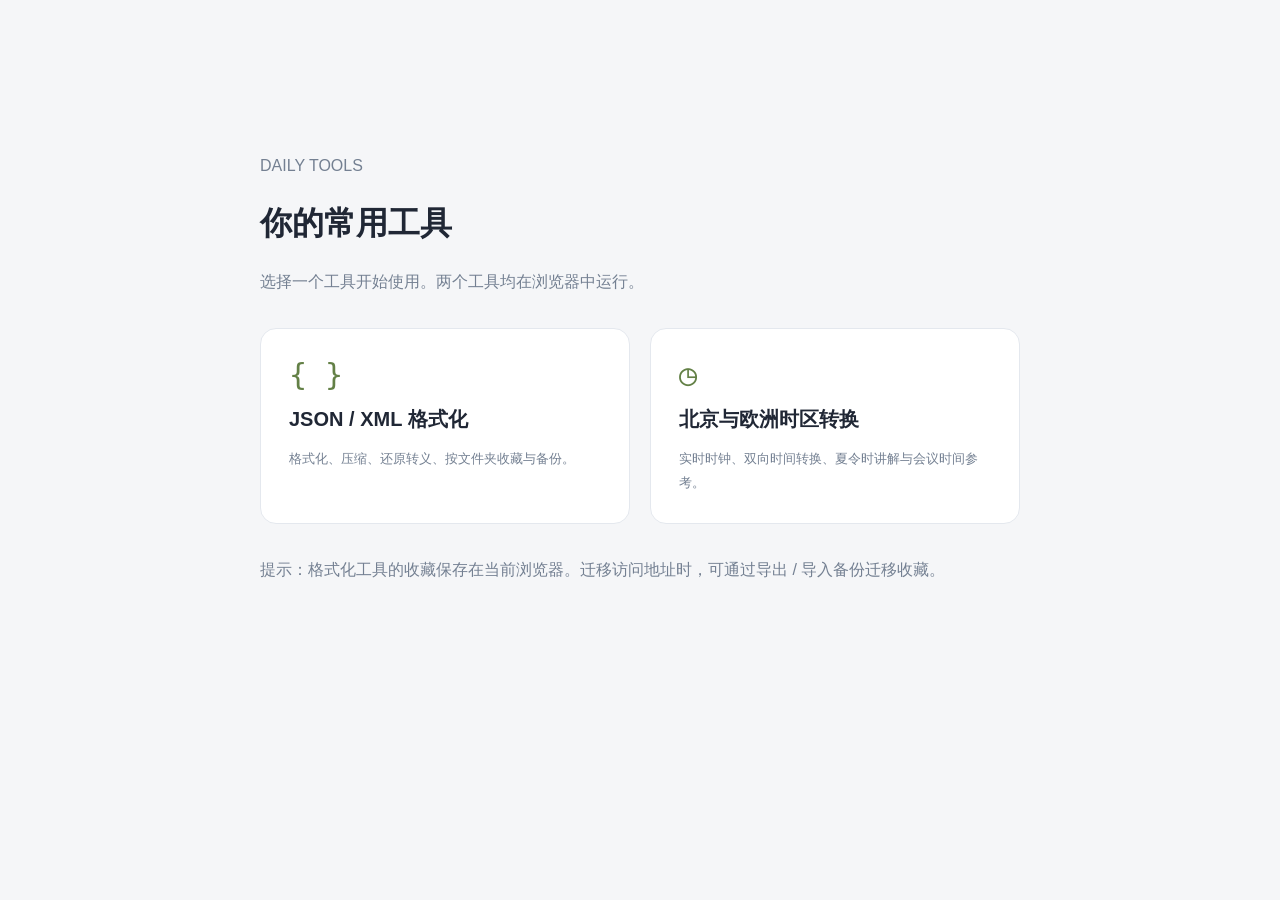
<file: index.html>
<!doctype html><html lang="zh-CN"><head><meta charset="utf-8"><meta name="viewport" content="width=device-width,initial-scale=1"><title>常用工具 · 格式化与时区转换</title><style>body{margin:0;background:#f5f6f8;color:#202735;font-family:-apple-system,BlinkMacSystemFont,"PingFang SC",sans-serif}main{max-width:760px;margin:12vh auto;padding:28px}h1{font-size:32px}p{color:#748092;line-height:1.8}.grid{display:grid;grid-template-columns:1fr 1fr;gap:20px;margin:32px 0}a{background:white;border:1px solid #e4e8ee;border-radius:16px;padding:28px;text-decoration:none;color:inherit;transition:transform .15s}a:hover{transform:translateY(-3px);border-color:#92ab6e}strong{display:block;font-size:20px;margin:14px 0}small{display:block;color:#748092;line-height:1.8}.icon{font:30px monospace;color:#638046}@media(max-width:560px){.grid{grid-template-columns:1fr}main{margin:5vh auto}}</style></head><body><main><p>DAILY TOOLS</p><h1>你的常用工具</h1><p>选择一个工具开始使用。两个工具均在浏览器中运行。</p><div class="grid"><a href="./format/"><span class="icon">{ }</span><strong>JSON / XML 格式化</strong><small>格式化、压缩、还原转义、按文件夹收藏与备份。</small></a><a href="./time/"><span class="icon">◷</span><strong>北京与欧洲时区转换</strong><small>实时时钟、双向时间转换、夏令时讲解与会议时间参考。</small></a></div><p>提示：格式化工具的收藏保存在当前浏览器。迁移访问地址时，可通过导出 / 导入备份迁移收藏。</p></main></body></html>
</file>
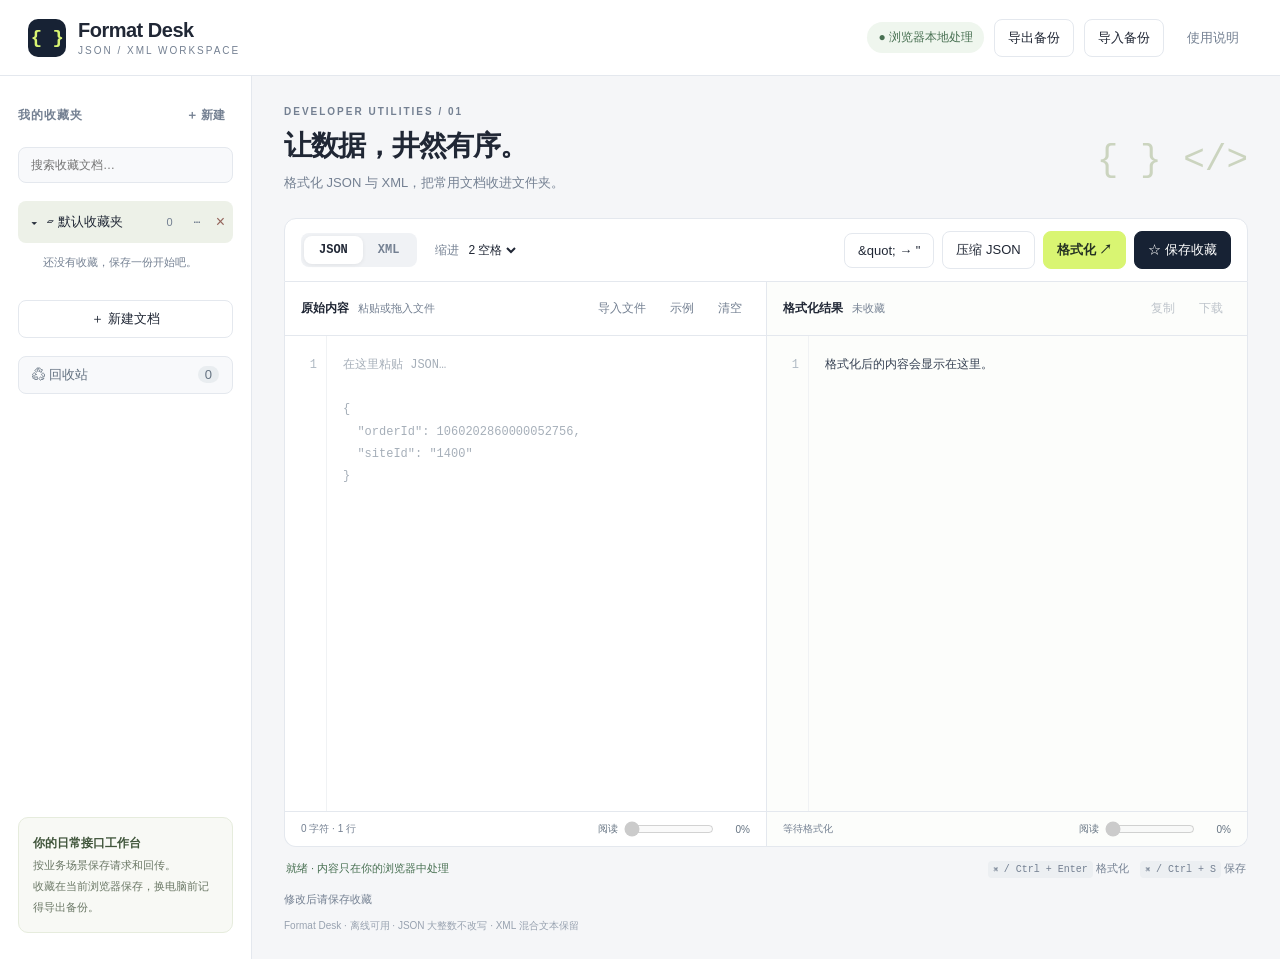
<file: format/index.html>
<!doctype html><html lang="zh-CN"><head><meta charset="UTF-8"><meta name="viewport" content="width=device-width,initial-scale=1"><meta name="description" content="JSON 与 XML 格式化工具，按文件夹收藏，浏览器本地处理，支持离线使用。"><title>Format Desk · JSON / XML 工具箱</title><link rel="icon" href="data:image/svg+xml,%3Csvg xmlns='http://www.w3.org/2000/svg' viewBox='0 0 64 64'%3E%3Crect width='64' height='64' rx='14' fill='%23172234'/%3E%3Ctext x='8' y='42' font-size='30' fill='%23d9f572'%3E%7B%7D%3C/text%3E%3C/svg%3E"><link rel="stylesheet" href="styles.css"></head><body>
<header><div class="brand"><div class="logo">{ }</div><div>Format Desk<small>JSON / XML WORKSPACE</small></div></div><div class="header-actions"><span class="local-badge">● 浏览器本地处理</span><button id="backup-export">导出备份</button><button id="backup-import">导入备份</button><button id="help" class="quiet">使用说明</button></div></header>
<div class="app"><aside><div class="aside-heading"><span>我的收藏夹</span><button id="new-folder" class="quiet small" aria-label="新建文件夹">＋ 新建</button></div><input id="search" class="search" placeholder="搜索收藏文档…" aria-label="搜索收藏文档"><div id="folder-list"></div><button id="new-document">＋ 新建文档</button><button id="trash-open" class="trash-entry">♲ 回收站 <span id="trash-count">0</span></button><div class="aside-bottom"><strong>你的日常接口工作台</strong>按业务场景保存请求和回传。<br>收藏在当前浏览器保存，换电脑前记得导出备份。</div></aside>
<main class="main"><div class="eyebrow">DEVELOPER UTILITIES / 01</div><div class="intro"><div><h1>让数据，井然有序。</h1><p>格式化 JSON 与 XML，把常用文档收进文件夹。</p></div><div class="intro-mark">{ } &lt;/&gt;</div><button class="mobile-folders" id="toggle-folders">收藏夹</button></div>
<div id="storage-notice" class="notice" hidden></div>
<div class="toolbar"><div class="tool-group"><div class="tabs" aria-label="文档格式"><button data-type="JSON" class="selected" aria-pressed="true">JSON</button><button data-type="XML" aria-pressed="false">XML</button></div><label class="indent-label">缩进<select id="indent"><option value="2">2 空格</option><option value="4">4 空格</option><option value="1">1 空格</option></select></label></div><div class="tool-group"><button id="restore-quotes" title="将原始内容中的 &amp;quot; 替换为英文双引号">&amp;quot; → &quot;</button><button id="compress">压缩 JSON</button><button id="format" class="accent">格式化 ↗</button><button id="save" class="primary">☆ 保存收藏</button></div></div>
<div class="editors"><section class="panel"><div class="panel-header"><div class="panel-title">原始内容 <small>粘贴或拖入文件</small></div><div class="tool-group"><button id="file-open" class="quiet small">导入文件</button><button id="sample" class="quiet small">示例</button><button id="clear" class="quiet small">清空</button></div></div><div class="editor-body"><div id="input-lines" class="gutter" aria-hidden="true">1</div><textarea id="source" class="editor" spellcheck="false" wrap="off" aria-label="原始 JSON 或 XML 内容" placeholder='在这里粘贴 JSON…&#10;&#10;{&#10;  "orderId": 1060202860000052756,&#10;  "siteId": "1400"&#10;}'></textarea></div><div class="panel-footer"><span id="input-info">0 字符 · 1 行</span><label class="scroll-progress">阅读 <input id="input-progress" type="range" min="0" max="100" value="0" aria-label="原始内容阅读进度"><span id="input-percent">0%</span></label></div></section>
<section class="panel"><div class="panel-header"><div class="panel-title">格式化结果 <small id="active-name">未收藏</small></div><div class="tool-group"><button id="copy" class="quiet small">复制</button><button id="download" class="quiet small">下载</button></div></div><div class="editor-body"><div id="output-lines" class="gutter" aria-hidden="true">1</div><pre id="result" class="editor result" tabindex="0" aria-label="格式化结果"><span style="color:#a6afb9">格式化后的内容会显示在这里。</span></pre></div><div class="panel-footer"><span id="output-info">等待格式化</span><label class="scroll-progress">阅读 <input id="output-progress" type="range" min="0" max="100" value="0" aria-label="格式化结果阅读进度"><span id="output-percent">0%</span></label></div></section></div>
<div class="status-line"><span id="status" class="status-message" role="status" aria-live="polite">就绪 · 内容只在你的浏览器中处理</span><span><span class="shortcut">⌘ / Ctrl + Enter</span> 格式化　<span class="shortcut">⌘ / Ctrl + S</span> 保存</span></div><p id="saved-info" class="saved-note">修改后请保存收藏</p><div id="document-actions" class="tool-group" hidden><button id="rename-doc" class="small">重命名</button><button id="move-doc" class="small">移动文件夹</button><button id="save-as" class="small">另存为收藏</button><button id="delete-doc" class="quiet small">移到回收站</button></div><footer>Format Desk · 离线可用 · JSON 大整数不改写 · XML 混合文本保留</footer></main></div>
<input id="file-picker" type="file" accept=".json,.xml,application/json,text/xml,application/xml" hidden><input id="backup-picker" type="file" accept=".json,application/json" hidden>
<dialog id="save-dialog"><form id="save-form"><h2>收进收藏夹</h2><p>保存格式化后的内容，下次点击即可打开。</p><label for="document-name">文档名称</label><input id="document-name" maxlength="200" required placeholder="例如：UK 订单回传"><label for="document-folder">所属文件夹</label><select id="document-folder"></select><div class="actions"><button type="button" data-close="save-dialog">取消</button><button class="primary" type="submit">保存收藏</button></div></form></dialog>
<dialog id="move-dialog"><form id="move-form"><h2>移动收藏</h2><label for="move-folder">目标文件夹</label><select id="move-folder"></select><div class="actions"><button type="button" data-close="move-dialog">取消</button><button class="primary" type="submit">移动</button></div></form></dialog>
<dialog id="help-dialog"><h2>随手格式化，按场景收藏。</h2><ol><li>粘贴 JSON 或 XML，选择格式，点击「格式化」。</li><li>内容包含 &amp;quot; 时，点击「&amp;quot; → &quot;」还原双引号，再格式化。只替换这一种实体，不处理其他实体或反斜杠转义。</li><li>输入与结果区可用右侧 / 底部滚动条浏览，底部「阅读」滑块可跳到文档任意位置。</li><li>点击「保存收藏」，选择文件夹并命名。</li><li>左侧点击收藏即可打开；文件夹旁的 × 可删除整夹并移到回收站，支持恢复。</li><li>点击「导出备份」保存全部收藏和回收站；导入备份会追加，保留已有文档。</li></ol><p>收藏保存在当前浏览器。清理浏览器数据、无痕模式、换浏览器或换访问地址，可能使收藏不可见。请定期导出备份。</p><p>JSON 支持标准对象、数组、外层 JSON 字符串和多层反斜杠转义；会自动解开外层包装，内部字符串保留原样。JSON 压缩不会改变字符串内容或大整数。XML 保留混合文本、CDATA 和 xml:space；不支持 DTD。单文件上限 5 MB。</p><p>离线版：下载后用 Chrome 或 Edge 打开 HTML。本地部署版：启动后访问 <strong>http://127.0.0.1:8765</strong>，可加入浏览器书签。</p><div class="actions"><button class="primary" data-close="help-dialog">知道了</button></div></dialog>
<dialog id="trash-dialog"><h2>回收站</h2><p>文件夹与文档删除后保留在这里。恢复文件夹会同时恢复其中的文档。</p><div id="trash-list" class="trash-list"></div><div class="actions"><button class="primary" data-close="trash-dialog">关闭</button></div></dialog>
<dialog id="confirm-dialog"><h2 id="confirm-title">确认操作</h2><p id="confirm-message"></p><div class="actions"><button data-close="confirm-dialog">取消</button><button id="confirm-accept" class="primary">确认</button></div></dialog>
<dialog id="copy-dialog"><h2>复制格式化结果</h2><p>浏览器限制了自动复制。下方内容已选中，请按 ⌘C（Mac）或 Ctrl+C（Windows）。</p><textarea id="copy-content" readonly aria-label="可手动复制的格式化结果" style="width:100%;height:260px;margin-top:16px;resize:vertical;font:12px/1.7 monospace;padding:12px;border:1px solid #e4e8ee;border-radius:8px"></textarea><div class="actions"><button class="primary" data-close="copy-dialog">完成</button></div></dialog>
<script src="core.js"></script><script src="app.js"></script></body></html>
</file>
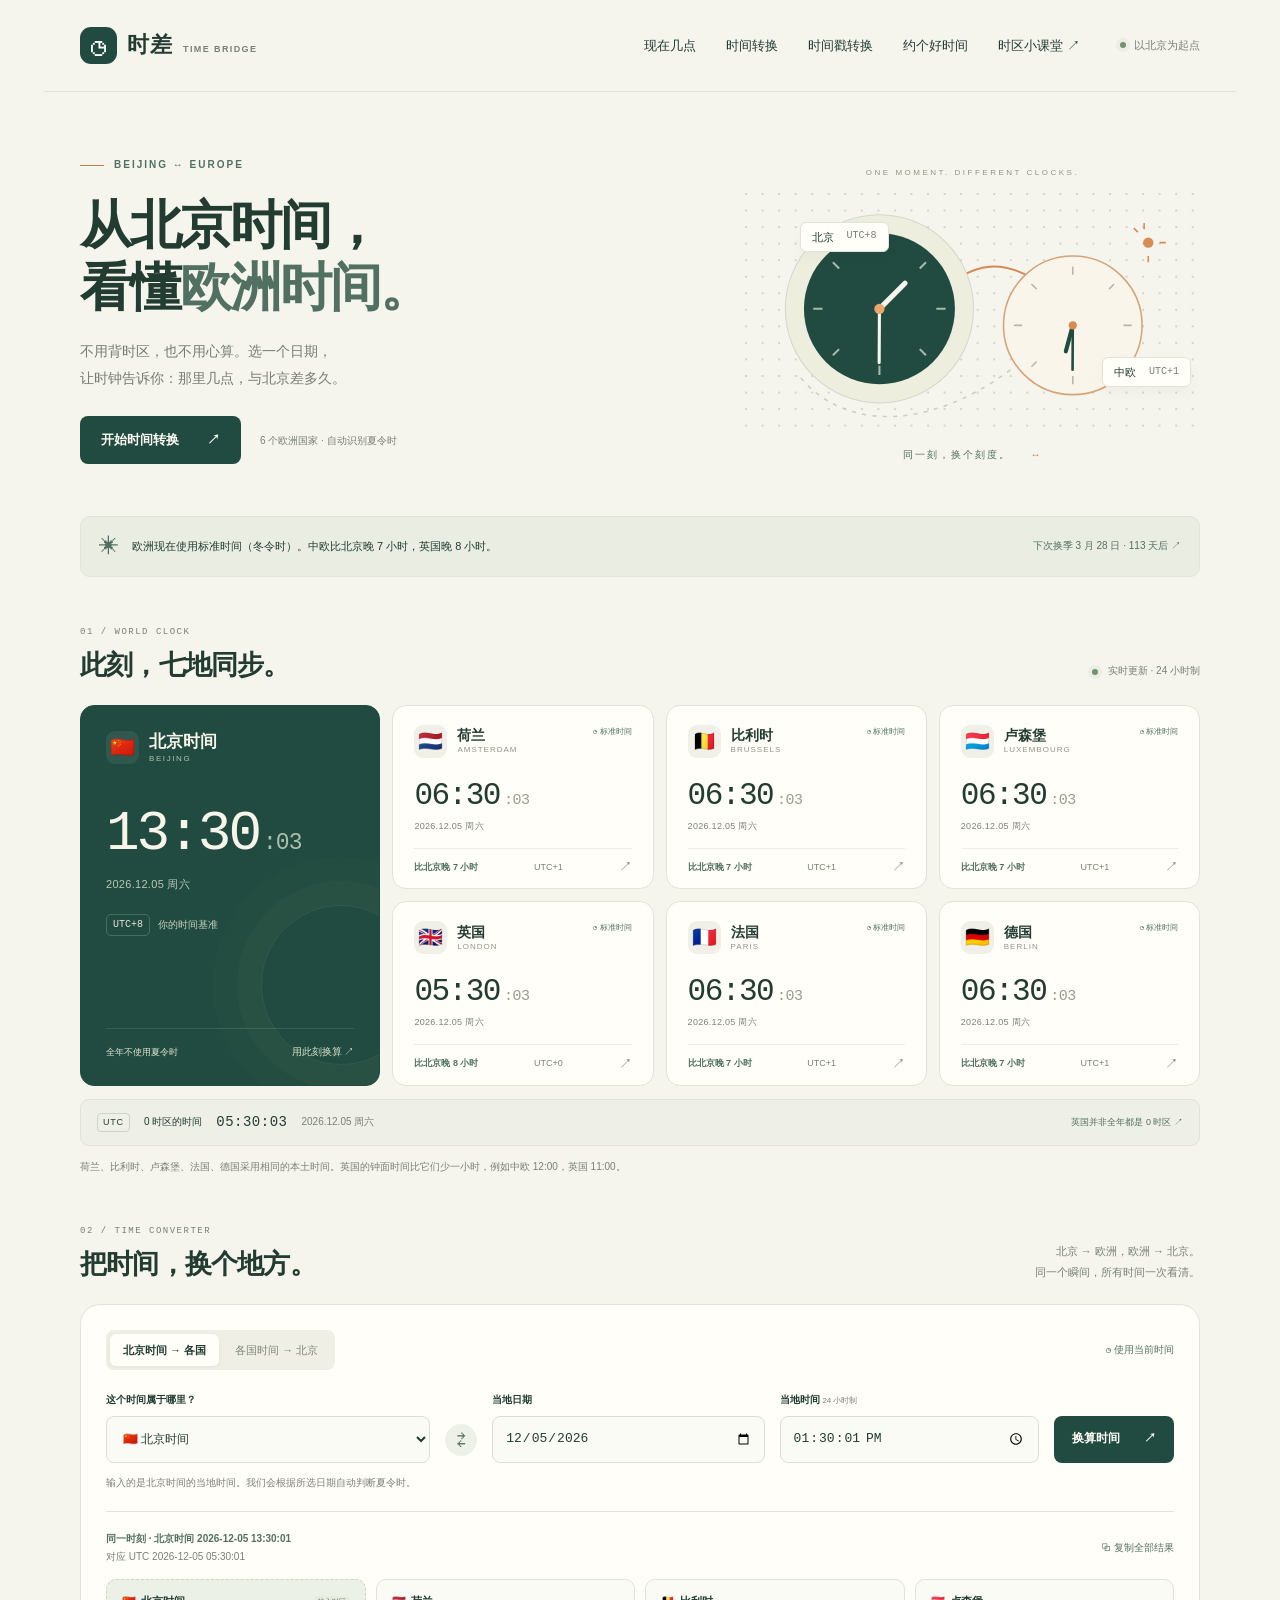
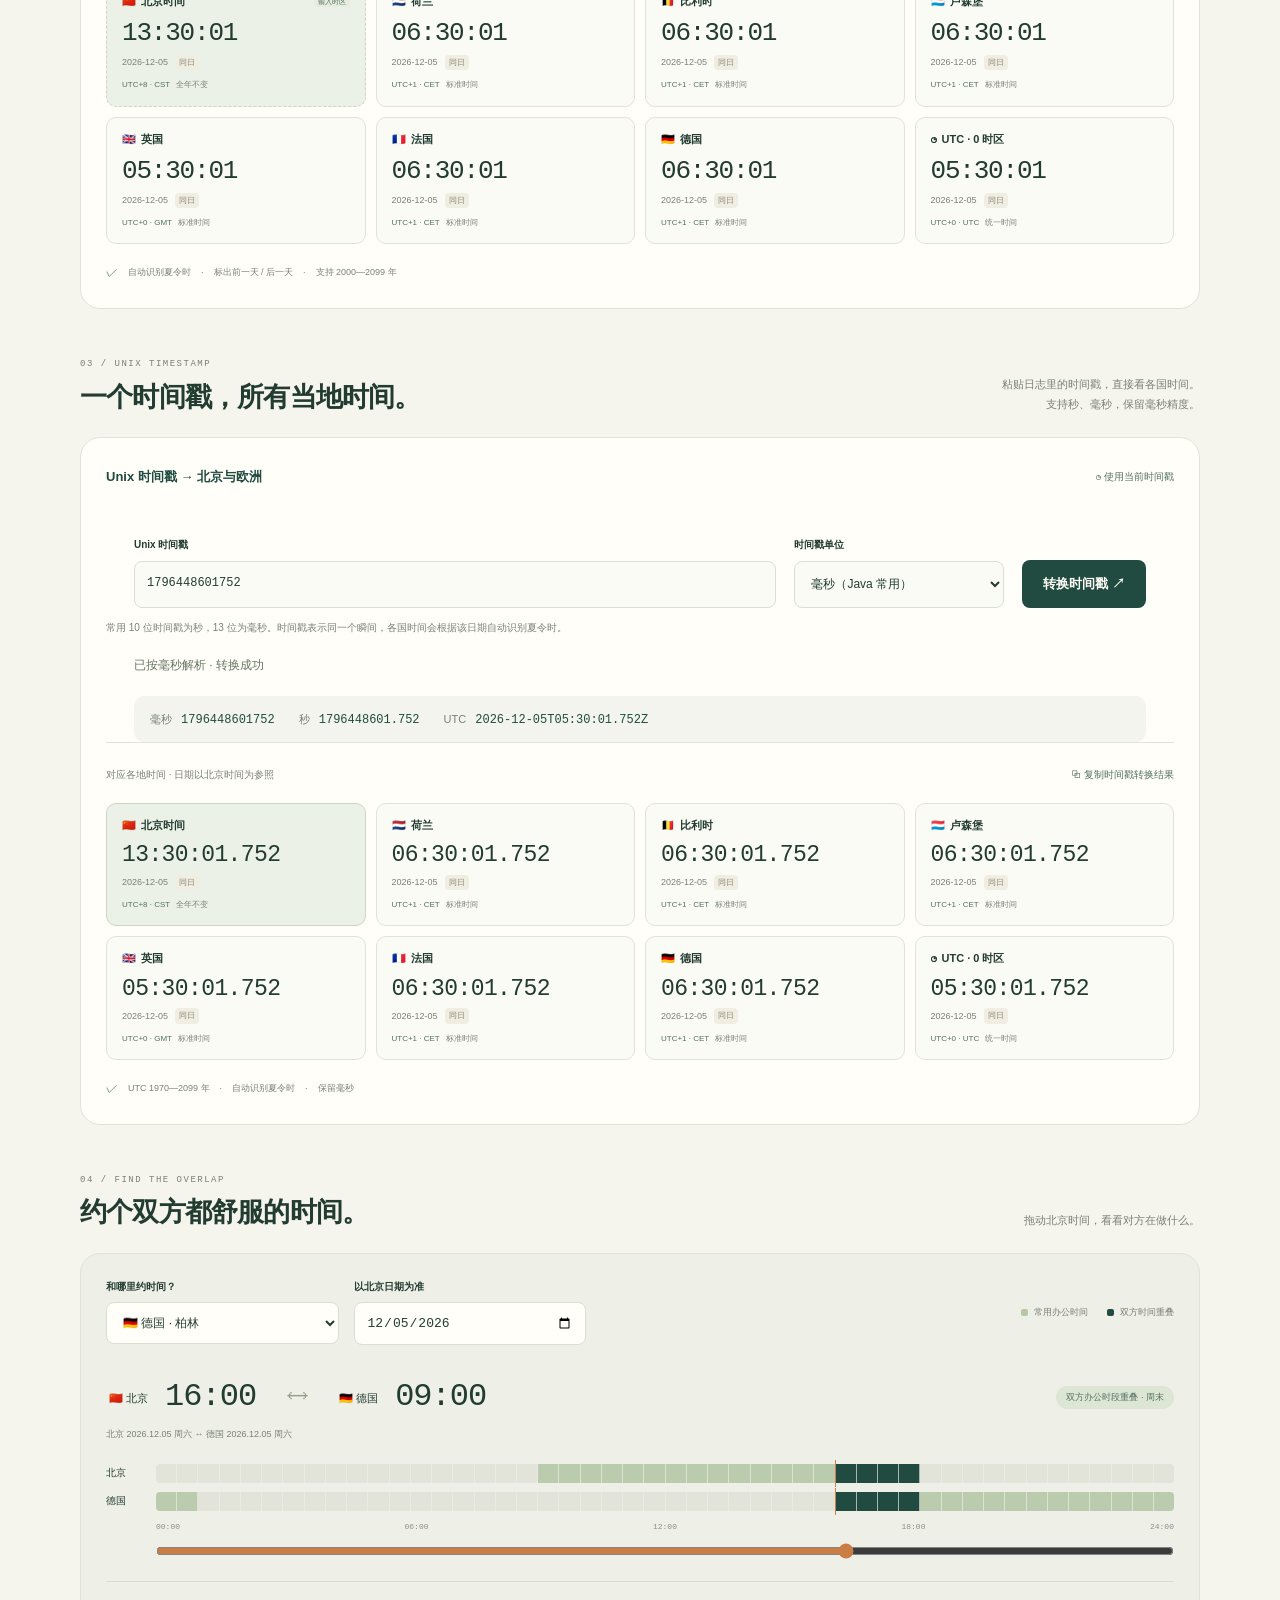
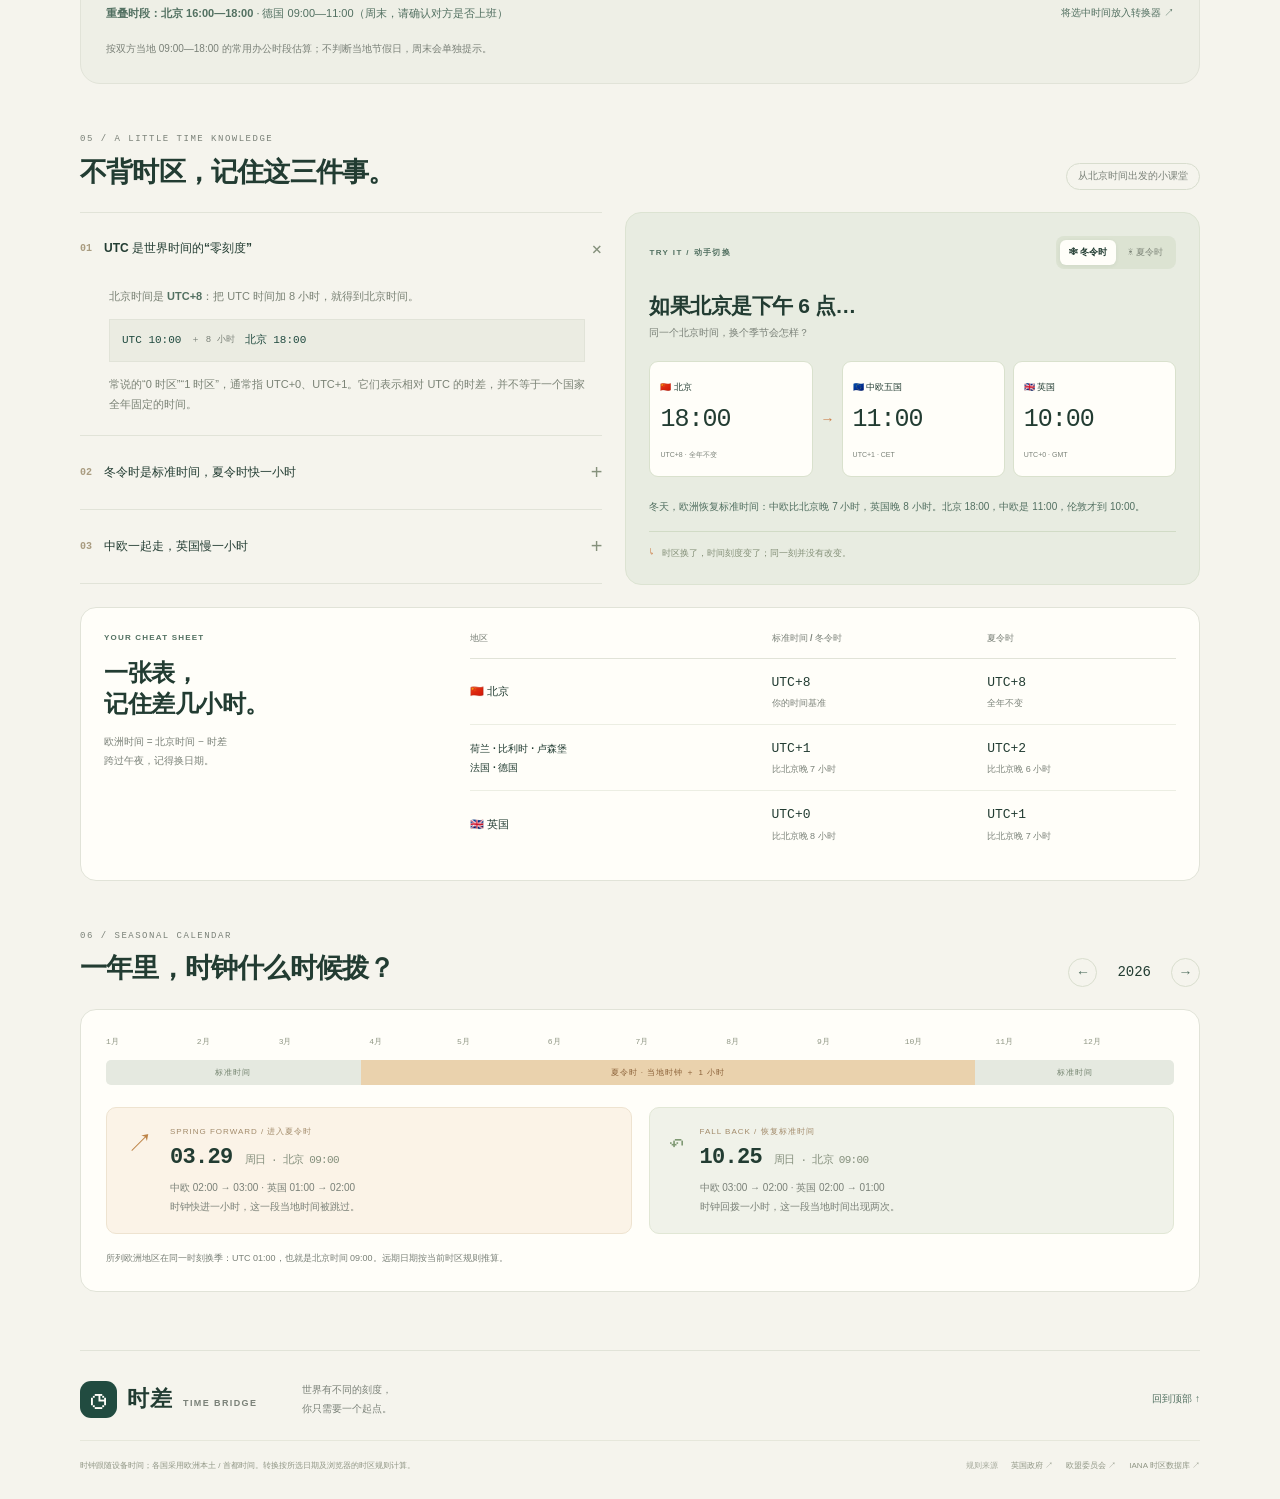
<file: time/index.html>
<!doctype html>
<html lang="zh-CN">
<head>
  <meta charset="UTF-8">
  <meta name="viewport" content="width=device-width, initial-scale=1">
  <meta name="theme-color" content="#214b40">
  <meta name="description" content="以北京时间读懂欧洲时间。实时查看荷兰、比利时、卢森堡、英国、法国、德国时间，双向转换并自动识别夏令时，轻松安排跨国会议。">
  <title>时差 · 北京与欧洲时间</title>
  <link rel="icon" href="./favicon.svg" type="image/svg+xml">
  <link rel="stylesheet" href="./styles.css">
  <script type="module" src="./app.mjs"></script>
</head>
<body>
  <a class="skip-link" href="#converter">跳到时间转换</a>
  <header class="site-header">
    <a class="brand" href="#top" aria-label="时差首页"><span class="brand-mark" aria-hidden="true">◷</span><strong>时差<span class="brand-en">TIME BRIDGE</span></strong></a>
    <nav aria-label="主导航"><a href="#clocks">现在几点</a><a href="#converter">时间转换</a><a href="#timestamp">时间戳转换</a><a href="#meeting">约个好时间</a><a href="#learn">时区小课堂 <span aria-hidden="true">↗</span></a></nav>
    <span class="header-note"><span class="status-dot"></span>以北京为起点</span>
  </header>

  <main id="top" class="page-shell">
    <section class="hero" aria-labelledby="hero-title">
      <div class="hero-copy">
        <p class="eyebrow"><span class="tiny-line"></span> BEIJING ↔ EUROPE</p>
        <h1 id="hero-title">从北京时间，<br>看懂<span>欧洲时间。</span></h1>
        <p class="hero-description">不用背时区，也不用心算。选一个日期，<br class="desktop-break">让时钟告诉你：那里几点，与北京差多久。</p>
        <a class="button button-primary" href="#converter">开始时间转换 <span aria-hidden="true">↗</span></a>
        <span class="hero-footnote">6 个欧洲国家 · 自动识别夏令时</span>
      </div>
      <div class="hero-art" aria-hidden="true">
        <div class="art-kicker">ONE MOMENT. DIFFERENT CLOCKS.</div>
        <svg viewBox="0 0 440 236" class="clock-illustration">
          <defs><pattern id="dot-pattern" width="16" height="16" patternUnits="userSpaceOnUse"><circle cx="1" cy="1" r="1" fill="#cbd0c3"/></pattern></defs>
          <rect width="440" height="236" fill="url(#dot-pattern)"/>
          <path d="M54 179C111 246 238 229 350 74" fill="none" stroke="#c8cfbf" stroke-width="1.5" stroke-dasharray="4 6"/>
          <path d="M180 106C219 61 255 63 291 92" fill="none" stroke="#d58a50" stroke-width="2"/>
          <circle cx="130" cy="112" r="91" fill="#edeede" stroke="#d3d9cb"/>
          <circle cx="130" cy="112" r="73" fill="#214b40"/>
          <g stroke="#a3bbac" stroke-width="2"><path d="M130 48v9M130 167v9M66 112h9M185 112h9M85 67l6 6M169 151l6 6M85 157l6-6M169 73l6-6"/></g>
          <g stroke="#f7f5ec" stroke-linecap="round"><line id="hero-hour" x1="130" y1="112" x2="130" y2="77" stroke-width="5"/><line id="hero-minute" x1="130" y1="112" x2="130" y2="60" stroke-width="3"/></g><circle cx="130" cy="112" r="5" fill="#e9a76b"/>
          <circle cx="317" cy="128" r="67" fill="#f9f5ea" stroke="#d5a478" stroke-width="1.5"/>
          <g stroke="#b8b6a6" stroke-width="1.5"><path d="M317 71v8M317 177v8M260 128h8M366 128h8M277 88l5 5M352 163l5 5M277 168l5-5M352 93l5-5"/></g>
          <g stroke="#214b40" stroke-linecap="round"><line id="hero-eu-hour" x1="317" y1="128" x2="317" y2="102" stroke-width="4"/><line id="hero-eu-minute" x1="317" y1="128" x2="317" y2="85" stroke-width="2.5"/></g><circle cx="317" cy="128" r="4" fill="#d88b52"/>
          <circle cx="390" cy="48" r="5" fill="#d88b52"/><path d="M386 35v-6M401 48h6M380 38l-4-4M390 61v6" stroke="#d88b52" stroke-width="1.5"/>
        </svg>
        <div class="art-label art-beijing">北京 <span>UTC+8</span></div><div class="art-label art-europe">中欧 <span id="hero-eu-offset">UTC+2</span></div>
        <div class="art-caption">同一刻，换个刻度。<span>↔</span></div>
      </div>
    </section>

    <div class="season-banner"><span class="banner-icon" aria-hidden="true">✳</span><p id="season-summary">正在读取当前时区…</p><a href="#calendar" id="next-change">看看下一次换季 <span aria-hidden="true">↗</span></a></div>

    <section id="clocks" class="section" aria-labelledby="clocks-title">
      <div class="section-heading"><div><p class="section-index">01 / WORLD CLOCK</p><h2 id="clocks-title">此刻，七地同步。</h2></div><span class="live-label"><span class="status-dot"></span>实时更新 · 24 小时制</span></div>
      <div id="world-clocks" class="world-clocks"></div>
      <div class="utc-strip"><div><span class="utc-badge">UTC</span><strong>0 时区的时间</strong><time id="utc-clock">--:--:--</time><span id="utc-date" class="subtle"></span></div><a href="#learn">英国并非全年都是 0 时区 <span aria-hidden="true">↗</span></a></div>
      <p class="section-note">荷兰、比利时、卢森堡、法国、德国采用相同的本土时间。英国的钟面时间比它们少一小时，例如中欧 12:00，英国 11:00。</p>
    </section>

    <section id="converter" class="section" aria-labelledby="converter-title">
      <div class="section-heading"><div><p class="section-index">02 / TIME CONVERTER</p><h2 id="converter-title">把时间，换个地方。</h2></div><p class="heading-note">北京 → 欧洲，欧洲 → 北京。<br>同一个瞬间，所有时间一次看清。</p></div>
      <div class="converter-panel">
        <div class="panel-toolbar"><div class="direction-tabs" aria-label="转换方向"><button type="button" id="from-beijing" class="active" aria-pressed="true">北京时间 → 各国</button><button type="button" id="from-europe" aria-pressed="false">各国时间 → 北京</button></div><button type="button" id="use-now" class="text-button">◷ 使用当前时间</button></div>
        <form id="conversion-form" class="conversion-form" novalidate>
          <div class="field source-field"><label for="source-zone">这个时间属于哪里？</label><select id="source-zone" name="zone"></select></div>
          <button type="button" id="reverse-direction" class="reverse-button" title="按同一时刻反向转换" aria-label="按同一时刻切换北京与欧洲的转换方向">⇄</button>
          <div class="field"><label for="source-date">当地日期</label><input type="date" id="source-date" name="date" min="2000-01-01" max="2099-12-31" required></div>
          <div class="field"><label for="source-time">当地时间 <span>24 小时制</span></label><input type="time" id="source-time" name="time" step="1" required></div>
          <button class="button button-primary convert-button" type="submit">换算时间 <span aria-hidden="true">↗</span></button>
        </form>
        <p id="input-hint" class="input-hint">输入的是北京时间。我们会根据所选日期自动判断夏令时。</p>
        <div id="conversion-status" class="conversion-status" role="status" aria-live="polite" hidden></div>
        <div id="conversion-output">
          <div class="result-heading"><span id="result-caption"></span><button type="button" id="copy-result" class="text-button" disabled>⧉ 复制全部结果</button></div>
          <div id="conversion-results" class="conversion-results" aria-live="polite"></div>
        </div>
        <div class="converter-foot"><span class="check-icon" aria-hidden="true">✓</span> 自动识别夏令时 <span>·</span> 标出前一天 / 后一天 <span>·</span> 支持 2000—2099 年</div>
      </div>
    </section>

    <section id="timestamp" class="section" aria-labelledby="timestamp-title">
      <div class="section-heading"><div><p class="section-index">03 / UNIX TIMESTAMP</p><h2 id="timestamp-title">一个时间戳，所有当地时间。</h2></div><p class="heading-note">粘贴日志里的时间戳，直接看各国时间。<br>支持秒、毫秒，保留毫秒精度。</p></div>
      <div class="converter-panel timestamp-panel">
        <div class="panel-toolbar"><strong>Unix 时间戳 → 北京与欧洲</strong><button type="button" id="timestamp-now" class="text-button">◷ 使用当前时间戳</button></div>
        <form id="timestamp-form" class="timestamp-form" novalidate>
          <div class="field timestamp-value"><label for="timestamp-input">Unix 时间戳</label><input id="timestamp-input" type="text" inputmode="decimal" autocomplete="off" spellcheck="false" placeholder="例如：1789284196259" required></div>
          <div class="field"><label for="timestamp-unit">时间戳单位</label><select id="timestamp-unit"><option value="auto">自动识别</option><option value="milliseconds">毫秒（Java 常用）</option><option value="seconds">秒（Unix 常用）</option></select></div>
          <button type="submit" class="button button-primary">转换时间戳 ↗</button>
        </form>
        <p class="input-hint">常用 10 位时间戳为秒，13 位为毫秒。时间戳表示同一个瞬间，各国时间会根据该日期自动识别夏令时。</p>
        <p id="timestamp-status" class="timestamp-status" role="status" aria-live="polite"></p>
        <div id="timestamp-output" hidden>
          <div class="timestamp-summary"><span>毫秒 <code id="timestamp-ms"></code></span><span>秒 <code id="timestamp-seconds"></code></span><span>UTC <code id="timestamp-iso"></code></span></div>
          <div class="result-heading"><span>对应各地时间 · 日期以北京时间为参照</span><button type="button" id="timestamp-copy" class="text-button">⧉ 复制时间戳转换结果</button></div>
          <div id="timestamp-results" class="conversion-results"></div>
        </div>
        <div class="converter-foot"><span class="check-icon" aria-hidden="true">✓</span> UTC 1970—2099 年 <span>·</span> 自动识别夏令时 <span>·</span> 保留毫秒</div>
      </div>
    </section>

    <section id="meeting" class="section" aria-labelledby="meeting-title">
      <div class="section-heading"><div><p class="section-index">04 / FIND THE OVERLAP</p><h2 id="meeting-title">约个双方都舒服的时间。</h2></div><p class="heading-note">拖动北京时间，看看对方在做什么。</p></div>
      <div class="meeting-panel">
        <div class="meeting-top"><div class="meeting-selects"><div class="field"><label for="meeting-zone">和哪里约时间？</label><select id="meeting-zone"></select></div><div class="field"><label for="meeting-date">以北京日期为准</label><input type="date" id="meeting-date" min="2000-01-01" max="2099-12-31" required></div></div><div class="legend"><span><i class="legend-office"></i>常用办公时间</span><span><i class="legend-overlap"></i>双方时间重叠</span></div></div>
        <div class="meeting-readout"><div><span class="meeting-location">🇨🇳 北京</span><strong id="meeting-beijing-time">16:00</strong></div><span class="meeting-arrow" aria-hidden="true">⟷</span><div><span id="meeting-location" class="meeting-location">🇩🇪 德国</span><strong id="meeting-foreign-time">10:00</strong></div><span id="meeting-fit" class="fit-badge"></span></div>
        <p id="meeting-date-caption" class="meeting-date-caption"></p>
        <div class="timeline"><div class="timeline-row"><span>北京</span><div id="timeline-beijing" class="timeline-track" aria-hidden="true"></div></div><div class="timeline-row"><span id="timeline-country">德国</span><div id="timeline-europe" class="timeline-track" aria-hidden="true"></div></div><div class="timeline-ticks"><span>00:00</span><span>06:00</span><span>12:00</span><span>18:00</span><span>24:00</span></div><label class="sr-only" for="meeting-slider">选择北京时间，每半小时一格</label><input id="meeting-slider" type="range" min="0" max="47" value="32" step="1"></div>
        <div class="meeting-bottom"><p id="meeting-recommendation"></p><button type="button" id="meeting-to-converter" class="text-button">将选中时间放入转换器 ↗</button></div>
        <p class="section-note">按双方当地 09:00—18:00 的常用办公时段估算；不判断当地节假日，周末会单独提示。</p>
      </div>
    </section>

    <section id="learn" class="section learning-section" aria-labelledby="learn-title">
      <div class="section-heading"><div><p class="section-index">05 / A LITTLE TIME KNOWLEDGE</p><h2 id="learn-title">不背时区，记住这三件事。</h2></div><span class="lesson-tag">从北京时间出发的小课堂</span></div>
      <div class="lesson-grid">
        <div class="lesson-questions">
          <details open><summary><span class="lesson-number">01</span>UTC 是世界时间的“零刻度”<span class="details-plus" aria-hidden="true">+</span></summary><div class="lesson-answer">北京时间是 <strong>UTC+8</strong>：把 UTC 时间加 8 小时，就得到北京时间。<div class="example-equation">UTC 10:00 <span>＋ 8 小时</span> 北京 18:00</div>常说的“0 时区”“1 时区”，通常指 UTC+0、UTC+1。它们表示相对 UTC 的时差，并不等于一个国家全年固定的时间。</div></details>
          <details><summary><span class="lesson-number">02</span>冬令时是标准时间，夏令时快一小时<span class="details-plus" aria-hidden="true">+</span></summary><div class="lesson-answer">“冬令时”通常指恢复标准时间。夏令时则把当地时钟往前拨一小时，所以欧洲夏天与北京的时差会缩小一小时。<p>当前规则下，所列欧洲地区在 <strong>3 月最后一个周日</strong>进入夏令时，在 <strong>10 月最后一个周日</strong>恢复标准时间。北京时间全年不拨钟。</p><p>前拨时，一段时间会被跳过；回拨时，一段时间会出现两次。转换器会帮你识别这两种情况。</p></div></details>
          <details><summary><span class="lesson-number">03</span>中欧一起走，英国慢一小时<span class="details-plus" aria-hidden="true">+</span></summary><div class="lesson-answer">荷兰、比利时、卢森堡、法国和德国本土用同一套时间：<strong>冬天 UTC+1，夏天 UTC+2</strong>。<p>英国伦敦：<strong>冬天 UTC+0（GMT），夏天 UTC+1（BST）</strong>。所以，英国不是全年都在 0 时区。</p><p>按当前规则，无论冬夏，伦敦的钟面时间比巴黎、柏林和阿姆斯特丹少一小时：中欧 12:00，英国 11:00。</p></div></details>
        </div>
        <div class="season-lab"><div class="lab-header"><span class="eyebrow">TRY IT / 动手切换</span><div class="season-toggle"><button type="button" data-season="winter" aria-pressed="false">❄ 冬令时</button><button type="button" data-season="summer" class="active" aria-pressed="true">☀ 夏令时</button></div></div><h3>如果北京是下午 6 点…</h3><p class="lab-subtitle">同一个北京时间，换个季节会怎样？</p><div class="demo-clocks"><div><span>🇨🇳 北京</span><strong>18:00</strong><small>UTC+8 · 全年不变</small></div><span class="demo-arrow" aria-hidden="true">→</span><div><span>🇪🇺 中欧五国</span><strong id="demo-central-time">12:00</strong><small id="demo-central-offset">UTC+2 · CEST</small></div><div><span>🇬🇧 英国</span><strong id="demo-uk-time">11:00</strong><small id="demo-uk-offset">UTC+1 · BST</small></div></div><p id="demo-explanation" class="lab-explanation"></p><div class="lab-tip"><span aria-hidden="true">↳</span> 时区换了，时间刻度变了；同一刻并没有改变。</div></div>
      </div>
      <div class="quick-table-panel"><div class="quick-table-intro"><span class="eyebrow">YOUR CHEAT SHEET</span><h3>一张表，<br>记住差几小时。</h3><p>欧洲时间 = 北京时间 − 时差<br>跨过午夜，记得换日期。</p></div><div class="table-scroll"><table><caption class="sr-only">北京与各国冬令时和夏令时时差对照</caption><thead><tr><th scope="col">地区</th><th scope="col">标准时间 / 冬令时</th><th scope="col">夏令时</th></tr></thead><tbody><tr><th scope="row">🇨🇳 北京</th><td><strong>UTC+8</strong><small>你的时间基准</small></td><td><strong>UTC+8</strong><small>全年不变</small></td></tr><tr><th scope="row"><span class="country-list">荷兰 · 比利时 · 卢森堡<br>法国 · 德国</span></th><td><strong>UTC+1</strong><small>比北京晚 7 小时</small></td><td><strong>UTC+2</strong><small>比北京晚 6 小时</small></td></tr><tr><th scope="row">🇬🇧 英国</th><td><strong>UTC+0</strong><small>比北京晚 8 小时</small></td><td><strong>UTC+1</strong><small>比北京晚 7 小时</small></td></tr></tbody></table></div></div>
    </section>

    <section id="calendar" class="section" aria-labelledby="calendar-title"><div class="section-heading"><div><p class="section-index">06 / SEASONAL CALENDAR</p><h2 id="calendar-title">一年里，时钟什么时候拨？</h2></div><div class="year-control"><button type="button" id="previous-year" aria-label="查看上一年">←</button><span id="calendar-year">2026</span><button type="button" id="next-year" aria-label="查看下一年">→</button></div></div><div class="calendar-panel"><div id="year-months" class="year-months" aria-hidden="true"></div><div id="year-track" class="year-track" aria-label="全年标准时间与夏令时的分布"></div><div id="change-events" class="change-events"></div><p class="calendar-note">所列欧洲地区在同一时刻换季：UTC 01:00，也就是北京时间 09:00。远期日期按当前时区规则推算。</p></div></section>

    <footer class="site-footer"><div class="footer-main"><a class="brand" href="#top"><span class="brand-mark" aria-hidden="true">◷</span><strong>时差<span class="brand-en">TIME BRIDGE</span></strong></a><p>世界有不同的刻度，<br>你只需要一个起点。</p><a href="#top" class="back-top">回到顶部 ↑</a></div><div class="footer-notes"><p>时钟跟随设备时间；各国采用欧洲本土 / 首都时间。转换按所选日期及浏览器的时区规则计算。</p><div class="source-links"><span>规则来源</span><a href="https://www.gov.uk/when-do-the-clocks-change" target="_blank" rel="noopener noreferrer">英国政府 ↗</a><a href="https://transport.ec.europa.eu/transport-themes/summertime_en" target="_blank" rel="noopener noreferrer">欧盟委员会 ↗</a><a href="https://www.iana.org/time-zones" target="_blank" rel="noopener noreferrer">IANA 时区数据库 ↗</a></div></div></footer>
  </main>
  <dialog id="copy-dialog" class="copy-dialog" aria-labelledby="copy-title"><div class="dialog-top"><h3 id="copy-title">复制转换结果</h3><button type="button" id="close-copy-dialog" aria-label="关闭复制窗口">×</button></div><p>浏览器暂时无法自动复制。文字已选中，按 Ctrl+C / ⌘C，或长按复制即可。</p><label class="sr-only" for="copy-text">转换结果文本</label><textarea id="copy-text" readonly rows="11"></textarea></dialog>
  <noscript><div class="noscript-note">请在浏览器中启用 JavaScript，以显示实时钟并使用时间转换。北京时间 UTC+8；中欧冬天 UTC+1、夏天 UTC+2；英国冬天 UTC+0、夏天 UTC+1。</div></noscript>
</body>
</html>
</file>
<file: format/styles.css>
:root{--bg:#f5f6f8;--paper:#fff;--text:#202735;--muted:#748092;--line:#e4e8ee;--nav:#172234;--accent:#d9f572;--green:#487052;font-family:Inter,-apple-system,BlinkMacSystemFont,'Segoe UI','PingFang SC','Microsoft YaHei',sans-serif;color:var(--text)}*{box-sizing:border-box}body{margin:0;background:var(--bg)}button,input,select,textarea{font:inherit}button{cursor:pointer}button:disabled{opacity:.45;cursor:not-allowed}button:focus-visible,input:focus-visible,select:focus-visible,textarea:focus-visible{outline:2px solid #729949;outline-offset:2px}button{border:1px solid var(--line);border-radius:8px;background:#fff;color:var(--text);padding:9px 13px;font-size:13px;transition:background .15s}button:hover{background:#eff3e8}.primary{background:var(--nav);color:white;border-color:var(--nav)}.primary:hover{background:#30405a}.accent{background:var(--accent);border-color:var(--accent);color:#243123;font-weight:650}.quiet{background:transparent;border:0;color:var(--muted)}.small{padding:5px 8px;font-size:12px}header{height:76px;background:#fff;border-bottom:1px solid var(--line);display:flex;align-items:center;justify-content:space-between;padding:0 28px}.brand{display:flex;gap:12px;align-items:center;font-size:20px;font-weight:750;letter-spacing:-.5px}.logo{background:var(--nav);color:var(--accent);border-radius:10px;width:38px;height:38px;display:grid;place-items:center;font:700 19px monospace}.brand small{display:block;color:var(--muted);font-size:10px;font-weight:500;letter-spacing:2px;margin-top:3px}.header-actions{display:flex;gap:10px;align-items:center}.local-badge{font-size:12px;color:var(--green);background:#eff6ee;padding:7px 11px;border-radius:30px}.app{display:grid;grid-template-columns:252px 1fr;min-height:calc(100vh - 76px)}aside{background:white;border-right:1px solid var(--line);padding:26px 18px;display:flex;flex-direction:column;gap:18px}.aside-heading{display:flex;justify-content:space-between;align-items:center;font-size:12px;font-weight:650;color:var(--muted);letter-spacing:1px}.search{width:100%;border:1px solid var(--line);background:#f8f9fb;border-radius:8px;padding:10px 12px;font-size:12px}.folder-row{display:flex;align-items:center;padding:3px 0}.folder-button{border:0;flex:1;text-align:left;background:transparent;display:flex;gap:9px;align-items:center;min-width:0}.folder-row.active{background:#edf1e8;border-radius:8px}.folder-button span:nth-child(2){overflow:hidden;text-overflow:ellipsis;white-space:nowrap}.count{margin-left:auto;font-size:11px;color:var(--muted)}.document{width:100%;display:flex;align-items:center;gap:8px;text-align:left;border:0;background:transparent;padding:10px 8px 10px 24px;min-width:0}.document.active{background:#f4f7ed;color:#395834}.doc-name{overflow:hidden;text-overflow:ellipsis;white-space:nowrap;flex:1;font-size:12px}.type-tag{font:10px monospace;color:#647281;background:#eef1f4;padding:3px 5px;border-radius:4px}.empty-folder{font-size:11px;color:var(--muted);padding:10px 25px;line-height:1.7}.aside-bottom{margin-top:auto;background:#f8f9f5;border:1px solid #e6ecdd;border-radius:10px;padding:14px;color:#6b7866;font-size:11px;line-height:1.9}.aside-bottom strong{color:#40553b;display:block;font-size:12px}.main{padding:30px 32px 20px;min-width:0;max-width:1800px;width:100%}.eyebrow{font-size:10px;letter-spacing:2px;color:var(--muted);font-weight:650}.intro{display:flex;align-items:center;justify-content:space-between;gap:15px;margin:10px 0 24px}h1{font-size:28px;letter-spacing:-1px;margin:0 0 7px}p{font-size:13px;color:var(--muted);margin:0;line-height:1.7}.intro-mark{font:36px monospace;color:#cbd4bf}.toolbar{background:white;border:1px solid var(--line);border-radius:12px 12px 0 0;padding:12px 16px;display:flex;justify-content:space-between;align-items:center;gap:12px;flex-wrap:wrap}.tool-group{display:flex;align-items:center;gap:8px}.tabs{background:#f0f2f5;padding:3px;display:flex;border-radius:8px}.tabs button{background:transparent;border:0;padding:7px 15px;color:var(--muted);font:600 12px monospace}.tabs .selected{background:white;color:var(--text);box-shadow:0 1px 4px #0001}.indent-label{font-size:12px;color:var(--muted);margin-left:10px}.indent-label select{background:transparent;border:0;font-size:12px;margin-left:5px;color:var(--text)}.editors{display:grid;grid-template-columns:1fr 1fr;background:#fff;border:1px solid var(--line);border-top:0;border-radius:0 0 12px 12px;overflow:hidden;min-height:470px;height:calc(100vh - 335px)}.panel{min-width:0;display:flex;flex-direction:column}.panel+.panel{border-left:1px solid var(--line);background:#fcfdfb}.panel-header{padding:13px 16px;border-bottom:1px solid var(--line);display:flex;justify-content:space-between;align-items:center;font-size:12px;gap:8px;min-height:50px}.panel-title{font-weight:650;display:flex;align-items:center;gap:9px}.panel-title small{color:var(--muted);font-weight:400;font-size:11px}.editor-body{flex:1;overflow:hidden;display:flex;position:relative;min-height:0}.gutter{width:42px;flex-shrink:0;color:#b0bac4;text-align:right;padding:18px 9px 18px 0;border-right:1px solid #f0f2f4;overflow:hidden;user-select:none;white-space:pre;font:12px/1.85 ui-monospace,SFMono-Regular,Consolas,monospace}.editor{margin:0;flex:1;width:0;padding:18px 16px;border:0;outline:none!important;resize:none;background:transparent;white-space:pre;overflow:auto;tab-size:2;color:#354052;font:12px/1.85 ui-monospace,SFMono-Regular,Consolas,'Microsoft YaHei',monospace}.editor::placeholder{color:#a6afb9}.result{display:block}.tok-key{color:#885946}.tok-string{color:#547846}.tok-number{color:#5265a0}.tok-literal{color:#98749b}.panel-footer{border-top:1px solid var(--line);padding:10px 16px;font-size:10px;color:var(--muted);display:flex;justify-content:space-between}.status-line{padding:14px 2px;display:flex;justify-content:space-between;gap:16px;font-size:11px;color:var(--muted)}.status-message{color:var(--green)}.status-message.error{color:#b44141}.notice{padding:10px 14px;background:#fff2db;color:#885b1e;font-size:12px;border-radius:8px;margin-bottom:12px;line-height:1.6}.shortcut{font:10px monospace;background:#eceff2;border-radius:4px;padding:3px 5px}dialog{border:1px solid var(--line);border-radius:16px;box-shadow:0 25px 100px #17223433;padding:28px;width:min(480px,95vw)}dialog::backdrop{background:#17223466;backdrop-filter:blur(3px)}dialog h2{font-size:20px;margin:0 0 16px}dialog label{display:block;font-size:12px;margin:16px 0 7px;color:var(--muted)}dialog input,dialog select{width:100%;padding:11px;border:1px solid var(--line);border-radius:8px}dialog .actions{display:flex;justify-content:flex-end;gap:8px;margin-top:24px}dialog p{margin:12px 0}dialog ol{font-size:13px;line-height:2;color:#576172;padding-left:20px}.doc-actions{display:flex;gap:2px}#active-name{max-width:180px;overflow:hidden;text-overflow:ellipsis;white-space:nowrap}.mobile-folders{display:none}footer{font-size:10px;color:#98a2b0;margin:6px 0}a{color:#527148}.sr-only{position:absolute;width:1px;height:1px;overflow:hidden;clip:rect(0,0,0,0)}
@media(min-width:1600px){.editor,.gutter{font-size:14px}.main{padding:35px 45px}}
@media(max-width:1050px){.app{grid-template-columns:220px 1fr}.main{padding:24px 20px}.header-actions .local-badge{display:none}.intro-mark{display:none}.editors{height:610px}.panel-header{flex-wrap:wrap}.panel-title small{display:none}}
@media(max-width:760px){header{padding:0 16px;height:66px}.brand{font-size:17px}.header-actions{gap:2px}.header-actions button{padding:7px}.app{display:flex;flex-direction:column}aside{border-right:0;border-bottom:1px solid var(--line);padding:15px;display:none}body.show-folders aside{display:flex}.mobile-folders{display:inline-block}.main{padding:22px 14px}.intro{margin-bottom:18px}h1{font-size:23px}.editors{grid-template-columns:1fr;height:900px}.panel+.panel{border-left:0;border-top:1px solid var(--line)}.toolbar{padding:10px}.indent-label{margin:0}.status-line{flex-direction:column;gap:6px}.aside-bottom{display:none}.panel{min-height:420px}}
[hidden]{display:none!important}

/* Constrain grid/flex rows so long documents scroll inside their editor. */
.editors{grid-template-rows:minmax(0,1fr)}.panel{min-height:0}.editor-body{min-height:0;max-height:100%}.editor{overflow:scroll;scrollbar-gutter:stable;scrollbar-width:auto;scrollbar-color:#9caab9 #edf0f3}
.editor::-webkit-scrollbar{width:14px;height:14px}.editor::-webkit-scrollbar-track{background:#edf0f3;border-radius:8px}.editor::-webkit-scrollbar-thumb{background:#9caab9;border:3px solid #edf0f3;border-radius:8px}.editor::-webkit-scrollbar-thumb:hover{background:#66788d}.editor::-webkit-scrollbar-corner{background:#edf0f3}
.scroll-progress{display:flex;align-items:center;gap:6px;white-space:nowrap;color:#647281}.scroll-progress input{width:90px;height:14px;accent-color:#617d42;cursor:pointer;margin:0}.scroll-progress span{min-width:30px;text-align:right}.saved-note{font-size:11px;margin-bottom:10px}.folder-delete{color:#94645b;font-size:16px;flex-shrink:0}.folder-delete:hover{background:#fff0ed}.trash-entry{text-align:left;color:#647281;background:#f8f9fb}.trash-entry span{float:right;background:#e9edf0;border-radius:20px;padding:1px 7px}
#trash-dialog{width:min(660px,95vw)}.trash-list{margin-top:18px;max-height:55vh;overflow:auto}.trash-card{display:flex;justify-content:space-between;gap:12px;padding:16px 0;border-bottom:1px solid var(--line)}.trash-info{min-width:0}.trash-info strong{display:block;overflow-wrap:anywhere;font-size:14px}.trash-info small{display:block;margin-top:6px;color:var(--muted);font-size:11px;line-height:1.6}.trash-actions{display:flex;align-items:center;gap:6px;flex-shrink:0}.trash-empty{padding:28px;text-align:center;color:var(--muted);font-size:13px}
@media(max-width:760px){.editors{grid-template-rows:repeat(2,minmax(0,1fr))}.panel{min-height:0}.scroll-progress input{width:80px}.trash-card{flex-direction:column}.trash-actions{justify-content:flex-end}}

.name-tooltip{position:fixed;z-index:10000;max-width:min(480px,calc(100vw - 16px));max-height:calc(100vh - 16px);overflow:hidden;padding:9px 12px;border:1px solid #39485c;border-radius:8px;background:#172234;color:#fff;box-shadow:0 6px 20px #17223433;font-size:12px;line-height:1.6;font-weight:400;white-space:pre-wrap;overflow-wrap:anywhere;pointer-events:none;text-align:left;letter-spacing:normal}.name-tooltip[hidden]{display:none}
</file>
<file: time/styles.css>
:root{--bg:#f5f4ed;--paper:#fffef9;--ink:#223c32;--muted:#7a8178;--green:#214b40;--green-mid:#527061;--green-light:#e8eee5;--line:#e1e3d8;--orange:#cb7d46;--orange-light:#f7ead9;--radius:20px;--mono:ui-monospace,SFMono-Regular,Menlo,Consolas,"Liberation Mono",monospace}
*{box-sizing:border-box}html{scroll-behavior:smooth;scroll-padding-top:96px}body{margin:0;background:var(--bg);color:var(--ink);font-family:Inter,-apple-system,BlinkMacSystemFont,"Segoe UI","PingFang SC","Microsoft YaHei",sans-serif;font-size:14px;line-height:1.65;-webkit-font-smoothing:antialiased}a{color:inherit;text-decoration:none}button,input,select,textarea{font:inherit}button,a,input,select,summary{-webkit-tap-highlight-color:transparent}button{cursor:pointer}button:disabled{cursor:default;opacity:.45}button{border:0}button:focus-visible,a:focus-visible,summary:focus-visible,input:focus-visible,select:focus-visible,textarea:focus-visible{outline:3px solid #d79457;outline-offset:4px}button:focus:not(:focus-visible){outline:none}select,input{min-width:0}input,select{color:var(--ink);color-scheme:light}::selection{background:#dfe6d6}h1,h2,h3,p{margin:0}h1,h2,h3{line-height:1.3;font-weight:650}section{scroll-margin-top:24px}.page-shell,.site-header{max-width:1192px;margin:auto;padding-left:36px;padding-right:36px}.site-header{height:92px;display:flex;align-items:center;gap:40px;border-bottom:1px solid var(--line)}.brand{display:inline-flex;gap:10px;align-items:center;flex-shrink:0}.brand-mark{width:37px;height:37px;background:var(--green);color:var(--paper);border-radius:11px;display:grid;place-items:center;font-size:30px;line-height:1}.brand strong{display:flex;gap:10px;align-items:baseline;font-size:22px;letter-spacing:1px}.brand-en{font-size:9px;letter-spacing:1.4px;color:var(--muted);font-weight:600}.site-header nav{display:flex;gap:30px;margin-left:auto;font-size:13px}.site-header nav a{white-space:nowrap;transition:color .2s}.site-header nav a:hover{color:var(--orange)}.header-note{font-size:11px;color:var(--muted);display:flex;gap:8px;align-items:center;white-space:nowrap}.status-dot{width:6px;height:6px;background:#6e946c;display:inline-block;border-radius:50%;box-shadow:0 0 0 4px #6e946c12}.hero{display:grid;grid-template-columns:1.1fr 1fr;align-items:center;gap:56px;padding:61px 0 49px}.eyebrow{font-size:10px;letter-spacing:2px;color:var(--green-mid);font-weight:650;display:flex;gap:10px;align-items:center}.tiny-line{height:1px;width:24px;display:inline-block;background:var(--orange)}h1{font-size:52px;letter-spacing:-2px;margin:20px 0 20px;line-height:1.2}h1 span{color:var(--green-mid)}.hero-description{font-size:14px;color:#767d73;line-height:1.9;margin-bottom:25px}.button{display:inline-flex;align-items:center;justify-content:center;gap:28px;font-size:13px;font-weight:600;padding:13px 21px;border-radius:8px;transition:background .15s,transform .15s}.button:hover{transform:translateY(-1px)}.button-primary{background:var(--green);color:#fffef6}.button-primary:hover{background:#30614d}.hero-footnote{font-size:10px;color:var(--muted);display:inline-block;margin-left:15px}.hero-art{position:relative;padding-top:8px;max-width:455px;margin-left:auto;width:100%}.art-kicker{font-size:8px;letter-spacing:2.5px;color:#909585;text-align:center;margin-bottom:14px}.clock-illustration{width:100%;display:block;overflow:visible}.art-label{position:absolute;background:var(--paper);border:1px solid var(--line);box-shadow:0 6px 14px #243c3208;padding:5px 11px;border-radius:6px;font-size:11px;display:flex;gap:13px;align-items:center}.art-label span{font-size:10px;font-family:var(--mono);color:var(--muted)}.art-beijing{left:12%;top:64px}.art-europe{right:2%;bottom:76px}.art-caption{display:flex;justify-content:center;gap:20px;color:var(--green-mid);font-size:10px;letter-spacing:2px;margin-top:10px}.art-caption span{color:var(--orange)}.season-banner{display:flex;align-items:center;gap:13px;padding:13px 18px;background:#e9ede2;border:1px solid #dfe5d7;border-radius:10px;font-size:11px}.banner-icon{color:var(--green-mid);font-size:20px}.season-banner p{flex:1}.season-banner a{color:var(--green-mid);font-size:10px;text-align:right}.section{padding-top:48px}.section-heading{display:flex;justify-content:space-between;align-items:flex-end;gap:24px;margin-bottom:22px}.section-index{font-family:var(--mono);font-size:9px;letter-spacing:1.5px;color:var(--muted);margin-bottom:8px}.section-heading h2{font-size:27px;letter-spacing:-.8px}.live-label{font-size:10px;color:var(--muted);display:flex;align-items:center;gap:10px;padding-bottom:3px}.world-clocks{display:grid;grid-template-columns:1.15fr repeat(3,1fr);grid-template-rows:repeat(2,1fr);gap:12px}.clock-card{background:var(--paper);border:1px solid var(--line);border-radius:14px;padding:19px 19px 14px;min-width:0;position:relative;overflow:hidden}.clock-card.beijing-card{grid-row:span 2;background:var(--green);border-color:var(--green);color:#f7f5e9;padding:25px;display:flex;flex-direction:column}.card-top{display:flex;align-items:center;gap:10px}.flag-box{background:#f0f0e8;width:33px;height:33px;border-radius:9px;font-size:20px;display:grid;place-items:center;flex-shrink:0}.beijing-card .flag-box{background:#ffffff12}.country-name{font-size:14px;font-weight:650}.city-name{font-size:8px;letter-spacing:1px;color:#929589;line-height:1.5}.beijing-card .country-name{font-size:17px}.beijing-card .city-name{color:#b0c2ae;letter-spacing:1.6px}.clock-season{font-size:8px;margin-left:auto;color:var(--green-mid);white-space:nowrap;align-self:start}.clock-value{font-family:var(--mono);font-size:31px;line-height:1.35;letter-spacing:-1.5px;font-weight:500;display:flex;align-items:baseline;gap:4px;white-space:nowrap;margin:17px 0 2px;font-variant-numeric:tabular-nums}.clock-seconds{font-size:15px;letter-spacing:-.5px;color:#989d8e}.clock-date{font-size:9px;letter-spacing:.3px;color:var(--muted)}.card-bottom{margin-top:14px;padding-top:11px;border-top:1px solid #edeee4;display:flex;align-items:center;justify-content:space-between;font-size:9px;color:#798473;gap:7px;white-space:nowrap}.card-difference{font-weight:600;color:var(--green-mid)}.card-convert{padding:0;background:transparent;color:var(--muted);font-size:13px;line-height:1}.card-convert:hover{color:var(--orange)}.beijing-card .clock-value{font-size:56px;letter-spacing:-3px;margin-top:32px}.beijing-card .clock-seconds{font-size:23px;color:#aabdac;letter-spacing:-1px}.beijing-card .clock-date{color:#b9c9b5;font-size:11px}.beijing-baseline{font-size:10px;color:#c9d3bf;margin-top:21px;display:flex;gap:8px;align-items:center}.beijing-baseline span{border:1px solid #8da88b5c;border-radius:5px;padding:2px 6px;color:#e1e6d4;font-family:var(--mono);font-size:10px}.beijing-card .card-bottom{margin-top:auto;position:relative;border-color:#ffffff1c;padding-top:16px;color:#e1e6d4}.beijing-card .card-convert{font-size:10px;color:#dae5cb}.beijing-decoration{position:absolute;width:160px;height:160px;right:-42px;bottom:20px;border:1px solid #95b08824;border-radius:50%;box-shadow:0 0 0 24px #95b08808,0 0 0 48px #95b08806;pointer-events:none}.utc-strip{margin-top:13px;display:flex;justify-content:space-between;align-items:center;gap:16px;border:1px solid var(--line);border-radius:9px;background:#eeefe6;padding:11px 16px;font-size:10px}.utc-strip>div{display:flex;gap:14px;align-items:center;flex-wrap:wrap}.utc-strip strong{font-weight:500}.utc-strip time{font-family:var(--mono);font-size:14px;letter-spacing:.5px}.utc-strip a{color:var(--green-mid);font-size:9px;white-space:nowrap}.utc-badge{font-size:9px;letter-spacing:.8px;padding:1px 5px;border:1px solid #ced4c4;border-radius:4px}.subtle,.section-note{color:var(--muted);font-size:10px}.section-note{margin-top:12px;line-height:1.8}.heading-note{font-size:11px;color:var(--muted);line-height:1.85;text-align:right}.converter-panel{background:var(--paper);border:1px solid var(--line);border-radius:var(--radius);padding:25px}.panel-toolbar{display:flex;justify-content:space-between;align-items:center;gap:15px;margin-bottom:22px}.direction-tabs,.season-toggle{display:inline-flex;padding:4px;background:#efefe6;border-radius:8px;gap:3px}.direction-tabs button,.season-toggle button{font-size:11px;background:transparent;color:#7f877a;border-radius:6px;padding:7px 13px;white-space:nowrap;transition:background .15s}.direction-tabs button.active,.season-toggle button.active{background:var(--paper);box-shadow:0 1px 4px #203b3110;color:var(--ink);font-weight:600}.text-button{font-size:10px;color:var(--green-mid);background:transparent;padding:6px 0}.text-button:hover{color:var(--orange)}.conversion-form{display:grid;grid-template-columns:1.25fr 32px 1.05fr 1fr auto;gap:15px;align-items:end}.field{display:flex;flex-direction:column;gap:7px;min-width:0}.field label{font-size:10px;font-weight:600}.field label span{font-size:8px;font-weight:400;color:var(--muted)}.field input,.field select{border:1px solid #dbdfd3;background:#fbfbf5;min-height:47px;border-radius:8px;padding:9px 12px;max-width:100%;width:100%;font-size:12px}.field input:hover,.field select:hover{border-color:#a4b5a1}.field input[type="date"],.field input[type="time"]{font-family:var(--mono);font-size:13px;min-width:0}.reverse-button{background:#eef1e7;color:var(--green-mid);width:32px;height:32px;border-radius:50%;font-size:21px;line-height:1;align-self:end;margin-bottom:7px}.reverse-button:hover{background:#dfe7d7}.convert-button{height:47px;white-space:nowrap;gap:24px;padding-left:18px;padding-right:18px;font-size:12px}.input-hint{margin:12px 0 20px;font-size:10px;color:var(--muted)}.result-heading{border-top:1px solid var(--line);padding:18px 0 13px;display:flex;align-items:center;justify-content:space-between;gap:14px;font-size:10px;color:var(--muted)}.result-heading span{line-height:1.8}.result-heading strong{color:var(--green-mid);font-weight:600}.conversion-results{display:grid;grid-template-columns:repeat(4,minmax(0,1fr));gap:10px}.result-card{border:1px solid var(--line);border-radius:10px;padding:14px 15px;background:#fbfbf5;min-width:0}.result-card.result-beijing{background:#ecf1e7;border-color:#cbd7c1}.result-card.is-source{border-style:dashed}.result-card-top{display:flex;gap:5px;align-items:center;font-size:11px;font-weight:600;flex-wrap:wrap}.source-tag{font-size:7px;font-weight:400;margin-left:auto;background:#e8ecdf;border-radius:4px;padding:1px 4px;color:var(--green-mid)}.result-time{font-family:var(--mono);font-size:26px;letter-spacing:-1.2px;line-height:1.3;margin-top:9px;display:block;white-space:nowrap}.result-date{font-size:9px;margin:4px 0 8px;color:var(--muted);display:flex;align-items:center;gap:7px;flex-wrap:wrap}.day-tag{background:#f0eee2;padding:1px 4px;border-radius:4px;font-size:8px;color:#8d8773}.day-tag.changed{background:#f5e7d7;color:#a06334}.result-offset{font-size:8px;color:var(--green-mid)}.result-season{margin-left:6px;color:var(--muted)}.converter-foot{font-size:9px;color:var(--muted);padding-top:19px;display:flex;gap:10px;align-items:center;flex-wrap:wrap}.check-icon{color:var(--green-mid);font-size:12px}.conversion-status{background:#fbefdb;color:#895c2f;border:1px solid #ecd2a8;padding:14px 16px;border-radius:9px;font-size:11px;margin-bottom:18px}.fold-options{display:flex;gap:9px;margin-top:13px;flex-wrap:wrap}.fold-option{background:var(--paper);border:1px solid #dbc3a0;border-radius:6px;padding:9px 11px;color:#715631;font-size:10px}.fold-option.chosen{border-color:var(--green);background:var(--green);color:white}.meeting-panel{background:#eeefe6;border:1px solid var(--line);border-radius:var(--radius);padding:25px}.meeting-top{display:flex;align-items:center;justify-content:space-between;gap:20px}.meeting-selects{display:flex;gap:15px;flex:1;max-width:480px}.meeting-selects>.field{flex:1}.meeting-selects input,.meeting-selects select{background:#fffef8;min-height:42px}.legend{display:flex;gap:19px;font-size:9px;color:var(--muted)}.legend span{display:flex;align-items:center;gap:6px}.legend i{height:7px;width:7px;border-radius:2px}.legend-office{background:#b7c8a9}.legend-overlap{background:var(--green)}.meeting-readout{display:flex;gap:30px;align-items:center;margin:26px 0 3px;padding-left:3px}.meeting-readout>div{display:flex;align-items:center;gap:17px}.meeting-location{font-size:11px}.meeting-readout strong{font-family:var(--mono);font-size:32px;font-weight:500;letter-spacing:-1px}.meeting-arrow{font-size:23px;color:#94a088}.fit-badge{margin-left:auto;font-size:9px;color:var(--green-mid);background:#dde6d4;padding:4px 10px;border-radius:30px}.fit-badge.outside{background:#e9e5d9;color:#8b826a}.meeting-date-caption{font-size:9px;color:var(--muted);margin-bottom:22px}.timeline{position:relative;--position:66.66%}.timeline-row{display:flex;align-items:center;gap:15px;margin:9px 0}.timeline-row>span{width:35px;flex-shrink:0;font-size:10px}.timeline-track{display:flex;height:19px;flex:1;border-radius:5px;position:relative;background:#e1e3d7}.timeline-track::after{content:"";position:absolute;left:var(--position);top:-4px;bottom:-4px;border-left:1px solid #cc8250;z-index:2}.time-block{flex:1;border-right:1px solid #eeefe6a8;background:#e2e4d9}.time-block:first-child{border-radius:4px 0 0 4px}.time-block:last-child{border-radius:0 4px 4px 0;border:0}.time-block.office{background:#bbcbad}.time-block.overlap{background:var(--green)}.timeline-ticks{margin-left:50px;display:flex;justify-content:space-between;font-family:var(--mono);font-size:8px;color:#8b9281}.timeline input[type="range"]{width:calc(100% - 50px);display:block;margin:8px 0 0 50px;height:20px;background:transparent;accent-color:var(--orange);cursor:pointer}.meeting-bottom{display:flex;justify-content:space-between;align-items:center;gap:18px;margin-top:20px;padding-top:17px;border-top:1px solid #d9dfcf}.meeting-bottom p{font-size:11px;color:var(--green-mid)}.meeting-bottom strong{font-weight:600}.lesson-tag{font-size:10px;color:var(--muted);border:1px solid #d8ddce;padding:4px 11px;border-radius:20px}.lesson-grid{display:grid;grid-template-columns:1fr 1.1fr;gap:23px}.lesson-questions{border-top:1px solid var(--line)}details{border-bottom:1px solid var(--line)}summary{list-style:none;display:flex;align-items:center;gap:12px;padding:20px 0;cursor:pointer;font-size:12px;font-weight:550}summary::-webkit-details-marker{display:none}.lesson-number{font-family:var(--mono);font-size:10px;color:#a99c80}.details-plus{margin-left:auto;font-size:20px;color:#85917c;font-weight:300}details[open] .details-plus{transform:rotate(45deg)}.lesson-answer{font-size:11px;line-height:1.9;color:#7a8275;padding:0 17px 20px 29px}.lesson-answer strong{color:var(--green-mid);font-weight:600}.lesson-answer p{margin-top:10px}.example-equation{display:flex;align-items:center;gap:10px;border:1px solid var(--line);background:#ebece2;padding:10px 12px;margin:12px 0;color:var(--green);font-family:var(--mono);font-size:11px;flex-wrap:wrap}.example-equation span{font-size:9px;color:var(--muted);font-family:inherit}.season-lab{background:#e8ece1;border:1px solid #dce3d2;border-radius:16px;padding:23px;min-width:0}.lab-header{display:flex;align-items:center;justify-content:space-between;gap:15px}.lab-header .eyebrow{font-size:8px;letter-spacing:1.4px}.season-toggle{background:#dce3d2}.season-toggle button{font-size:9px;padding:5px 9px}.season-lab h3{font-size:21px;margin-top:23px;letter-spacing:-.5px}.lab-subtitle{font-size:10px;color:var(--muted);margin-top:6px}.demo-clocks{display:grid;grid-template-columns:1fr 13px 1fr 1fr;align-items:center;gap:8px;margin:20px 0}.demo-clocks>div{background:var(--paper);border:1px solid #d9e1cd;border-radius:9px;padding:12px 10px}.demo-clocks span{font-size:9px;white-space:nowrap}.demo-clocks strong{display:block;font-family:var(--mono);font-size:25px;line-height:1.3;font-weight:500;letter-spacing:-1px;margin:7px 0 4px}.demo-clocks small{font-size:7px;color:var(--muted);white-space:nowrap}.demo-arrow{color:var(--orange);font-size:14px!important}.lab-explanation{font-size:10px;line-height:1.9;color:var(--green-mid)}.lab-tip{margin-top:15px;padding-top:14px;border-top:1px solid #d1dbc6;font-size:9px;color:#849078;display:flex;gap:8px}.lab-tip span{color:var(--orange)}.quick-table-panel{background:var(--paper);border:1px solid var(--line);border-radius:16px;padding:23px;display:grid;grid-template-columns:1fr 2.1fr;gap:30px;margin-top:22px}.quick-table-intro .eyebrow{font-size:8px;letter-spacing:1.2px}.quick-table-intro h3{font-size:24px;letter-spacing:-.5px;margin:13px 0}.quick-table-intro p{font-size:10px;color:var(--muted);line-height:1.9}.table-scroll{overflow-x:auto}table{width:100%;border-collapse:collapse;font-size:11px;text-align:left}th{font-weight:550}thead th{font-size:9px;color:var(--muted);padding:0 12px 12px;border-bottom:1px solid var(--line);white-space:nowrap}thead th:first-child{padding-left:0}tbody th,tbody td{padding:13px 12px;border-bottom:1px solid #eceee3}tbody tr:last-child th,tbody tr:last-child td{border-bottom:0}tbody th{padding-left:0;width:41%}td strong{font-family:var(--mono);font-size:13px;font-weight:500}td small{font-size:9px;color:var(--muted);display:block;margin-top:3px;white-space:nowrap}.country-list{font-size:10px;line-height:1.8}.year-control{display:flex;align-items:center;gap:20px}.year-control button{width:29px;height:29px;border:1px solid #d9dece;border-radius:50%;background:transparent;font-size:14px;color:var(--green-mid)}.year-control span{font-family:var(--mono);font-size:14px}.calendar-panel{background:var(--paper);border:1px solid var(--line);border-radius:16px;padding:25px}.year-months{position:relative;height:18px;font-family:var(--mono);color:#8f9684;font-size:8px;margin-bottom:7px}.year-months span{position:absolute}.year-track{display:flex;border-radius:5px;height:25px;overflow:hidden;font-size:8px;text-align:center;line-height:25px;letter-spacing:1px}.year-track .winter{background:#e5e9e0;color:#73836e}.year-track .summer{background:#ead2ad;color:#8b6138}.change-events{display:grid;grid-template-columns:repeat(2,1fr);gap:17px;margin-top:22px}.change-event{border:1px solid #eee3d0;background:#fbf3e7;padding:17px 20px;border-radius:10px;display:flex;gap:17px}.change-event.autumn{background:#f0f2e9;border-color:#e1e7d5}.event-icon{font-size:26px;line-height:1.4;color:#bd8347}.autumn .event-icon{color:#7f9973}.event-kicker{font-size:8px;letter-spacing:1px;color:#a28b6b}.event-date{font-family:var(--mono);font-size:22px;letter-spacing:-.7px;margin:6px 0;color:var(--ink)}.event-date strong{font-size:11px;font-family:inherit;font-weight:500;margin-left:12px;color:#85907d}.event-copy{font-size:10px;color:var(--muted);line-height:1.9}.calendar-note{font-size:9px;color:var(--muted);margin-top:17px}.site-footer{margin-top:58px;border-top:1px solid var(--line);padding:29px 0 25px}.footer-main{display:flex;align-items:center;gap:45px}.footer-main p{font-size:10px;color:var(--muted);line-height:1.9}.back-top{font-size:10px;color:var(--green-mid);margin-left:auto}.footer-notes{border-top:1px solid #e6e7db;margin-top:22px;padding-top:18px;display:flex;gap:20px;justify-content:space-between;font-size:8px;color:#909685}.footer-notes p{max-width:53%;line-height:1.8}.source-links{display:flex;gap:13px;align-items:flex-start;flex-wrap:wrap}.source-links a:hover{text-decoration:underline}.source-links>span{color:#a6aa9c}.copy-dialog{border:1px solid var(--line);border-radius:16px;padding:24px;background:var(--paper);color:var(--ink);width:520px;max-width:calc(100% - 32px);box-shadow:0 24px 80px #19392c25}.copy-dialog::backdrop{background:#233d325c;backdrop-filter:blur(3px)}.dialog-top{display:flex;justify-content:space-between;align-items:center}.dialog-top h3{font-size:18px}.dialog-top button{font-size:26px;background:transparent;color:var(--muted)}.copy-dialog p{font-size:11px;margin:14px 0;color:var(--muted)}.copy-dialog textarea{width:100%;padding:12px;border:1px solid var(--line);border-radius:8px;background:#f4f5ec;color:var(--ink);font-family:var(--mono);font-size:11px;line-height:1.8;resize:vertical}.skip-link{position:fixed;top:-100px;left:16px;z-index:20;background:var(--green);color:white;padding:9px 15px;border-radius:8px}.skip-link:focus{top:16px}.sr-only{position:absolute;width:1px;height:1px;padding:0;margin:-1px;overflow:hidden;clip:rect(0,0,0,0);white-space:nowrap;border:0}.noscript-note{position:fixed;bottom:0;background:#fbe6c6;border-top:1px solid #dabc94;padding:18px;width:100%;font-size:12px}[hidden]{display:none!important}
@media(min-width:1250px){.hero{padding-top:65px;padding-bottom:52px}.clock-card{padding:19px 21px 14px}}
@media(max-width:1050px){.site-header{gap:20px}.site-header nav{gap:21px}.header-note{display:none}.hero{gap:26px}h1{font-size:45px}.hero-footnote{display:block;margin:12px 0 0}.world-clocks{grid-template-columns:1.1fr repeat(3,1fr)}.beijing-card .clock-value{font-size:46px;letter-spacing:-2.8px}.clock-value{font-size:27px}.clock-card{padding:16px 15px 13px}.clock-card.beijing-card{padding:22px 19px}.clock-seconds{font-size:12px}.clock-season{font-size:7px}.conversion-form{grid-template-columns:1fr 28px 1fr 1fr;gap:12px}.convert-button{grid-column:1/-1;height:42px;margin-top:4px}.reverse-button{width:28px;height:28px;font-size:19px}.season-lab{padding:20px}.lab-header{align-items:flex-start;flex-direction:column;gap:10px}.season-lab h3{margin-top:16px}.demo-clocks{gap:5px}.demo-clocks>div{padding:11px 8px}.demo-clocks strong{font-size:23px}.legend{gap:12px}.quick-table-panel{grid-template-columns:.9fr 2.1fr}}
@media(max-width:800px){.page-shell,.site-header{padding-left:24px;padding-right:24px}.site-header{height:78px}.brand-en{display:none}.site-header nav{gap:18px;font-size:11px}.site-header nav a:nth-child(3){display:none}.hero{padding:43px 0 34px;gap:15px}h1{font-size:37px;letter-spacing:-1.5px}.hero-description{font-size:12px}.art-kicker{font-size:6px}.art-label{font-size:9px;padding:4px 8px;gap:7px}.art-label span{font-size:8px}.art-beijing{top:47px;left:8%}.art-europe{bottom:59px}.art-caption{font-size:8px;letter-spacing:1px}.season-banner{font-size:10px;align-items:flex-start}.season-banner a{font-size:9px}.world-clocks{grid-template-columns:repeat(3,minmax(0,1fr));grid-template-rows:auto}.beijing-card{grid-column:1/-1;grid-row:auto!important;min-height:165px;display:grid!important;grid-template-columns:1fr 1.2fr;column-gap:20px}.beijing-card .card-top{grid-column:1;grid-row:1;align-self:start}.beijing-card .clock-value{grid-column:2;grid-row:1;margin:0!important;justify-content:flex-end;align-self:start;font-size:51px}.beijing-card .clock-date{grid-column:2;grid-row:2;justify-self:end;align-self:start;margin-top:-17px}.beijing-card .beijing-baseline{grid-column:1;grid-row:2;margin:8px 0;align-self:start}.beijing-card .card-bottom{grid-column:1/-1;grid-row:3;width:100%}.card-top{gap:8px}.clock-value{font-size:32px}.clock-seconds{font-size:14px}.country-name{font-size:13px}.clock-date{font-size:9px}.clock-season{font-size:8px}.utc-strip{flex-wrap:wrap}.utc-strip>div{gap:10px}.utc-strip a{margin-left:auto}.section-heading h2{font-size:24px}.section{padding-top:39px}.lesson-grid{grid-template-columns:1fr;gap:21px}.lab-header{flex-direction:row;align-items:center}.season-lab{padding:22px}.demo-clocks{max-width:500px;grid-template-columns:1fr 20px 1fr 1fr;gap:10px}.demo-clocks>div{padding:14px}.demo-clocks strong{font-size:31px}.demo-clocks span{font-size:11px}.demo-clocks small{font-size:9px}.lab-explanation{font-size:11px}.lab-tip{font-size:10px}.quick-table-panel{grid-template-columns:1fr;gap:18px}.quick-table-intro{display:flex;align-items:center;gap:22px}.quick-table-intro .eyebrow{display:none}.quick-table-intro h3{font-size:21px;margin:0}.quick-table-intro h3 br{display:none}.quick-table-intro p{margin-left:auto}.legend{flex-direction:column;gap:5px}.meeting-readout{gap:20px}.meeting-readout>div{gap:12px}.meeting-readout strong{font-size:28px}.change-event{padding:16px 15px;gap:12px}.event-date{font-size:20px}.event-date strong{font-size:10px;margin-left:8px}.footer-notes{flex-direction:column;gap:11px}.footer-notes p{max-width:100%}.source-links{font-size:9px}.conversion-results{grid-template-columns:repeat(4,minmax(0,1fr))}.result-card{padding:12px 11px}.result-time{font-size:22px}.result-card-top{font-size:10px}.result-date{font-size:8px}.result-offset{font-size:7px}.result-season{display:block;margin-left:0}.result-heading{font-size:9px}}
@media(max-width:560px){html{scroll-padding-top:24px}.page-shell,.site-header{padding-left:19px;padding-right:19px}.site-header{height:71px;gap:16px}.brand strong{font-size:20px}.brand-mark{width:31px;height:31px;font-size:25px;border-radius:9px}.site-header nav{gap:16px;font-size:10px}.site-header nav a:first-child{display:none}.hero{grid-template-columns:1fr;padding:34px 0 28px;gap:12px}.hero-copy{position:relative;z-index:1}.eyebrow{font-size:9px;letter-spacing:1.6px}h1{font-size:42px;letter-spacing:-1.8px;margin-top:17px;margin-bottom:18px}.hero-description{font-size:12px;margin-bottom:21px}.hero-footnote{display:inline-block;margin:0 0 0 11px;font-size:8px}.button{font-size:12px;padding:12px 17px;gap:22px}.hero-art{max-width:300px;margin:11px auto 0;width:87%}.art-kicker{font-size:6px;margin-bottom:6px}.art-beijing{top:39px}.art-europe{bottom:55px}.art-caption{margin-top:0}.season-banner{padding:12px;gap:9px;flex-wrap:wrap;font-size:9px}.banner-icon{font-size:18px;line-height:1.4}.season-banner p{flex-basis:calc(100% - 35px)}.season-banner a{margin-left:27px;text-align:left;font-size:8px}.section-heading{gap:12px;margin-bottom:17px}.section-heading h2{font-size:23px;letter-spacing:-.6px}.section-index{font-size:8px;letter-spacing:1px;margin-bottom:7px}.live-label{font-size:8px;gap:6px;white-space:nowrap;padding-bottom:4px}.live-label .status-dot{width:4px;height:4px}.world-clocks{grid-template-columns:repeat(2,minmax(0,1fr));gap:10px}.clock-card{padding:16px 14px 13px;border-radius:12px}.clock-card.beijing-card{padding:21px 20px;min-height:162px;column-gap:13px}.beijing-card .clock-value{font-size:45px;letter-spacing:-2.5px}.beijing-card .clock-seconds{font-size:18px}.beijing-card .country-name{font-size:15px}.beijing-card .clock-date{font-size:9px;margin-top:-13px}.beijing-baseline{font-size:9px}.beijing-baseline span{font-size:9px}.beijing-card .card-bottom{font-size:9px}.clock-value{font-size:32px;letter-spacing:-1.4px;margin-top:17px}.clock-seconds{font-size:13px}.city-name{font-size:7px;letter-spacing:.6px}.flag-box{width:30px;height:30px;font-size:17px}.clock-season{font-size:7px}.card-bottom{font-size:8px;gap:5px}.clock-date{font-size:8px}.utc-strip{padding:11px 12px;gap:7px;font-size:9px}.utc-strip>div{gap:9px}.utc-strip time{font-size:13px}.utc-strip .subtle{font-size:8px}.utc-strip a{margin:0 0 0 auto;font-size:8px}.section-note{font-size:9px}.heading-note{font-size:9px;max-width:116px}.heading-note br{display:none}.converter-panel{padding:17px 15px;border-radius:15px}.panel-toolbar{align-items:flex-start;gap:9px;margin-bottom:17px}.direction-tabs{padding:3px;gap:1px}.direction-tabs button{font-size:9px;padding:7px 7px}.text-button{font-size:9px}.panel-toolbar .text-button{font-size:8px;white-space:nowrap;padding-top:10px}.conversion-form{grid-template-columns:repeat(2,minmax(0,1fr));gap:14px 10px}.source-field{grid-column:1/-1;padding-right:44px}.reverse-button{grid-column:2;grid-row:1;justify-self:end;align-self:end;margin-bottom:9px}.field label{font-size:9px}.field label span{font-size:7px}.field input,.field select{min-height:44px;font-size:12px;padding:9px 10px}.field input[type=date],.field input[type=time]{font-size:11px;padding:9px 7px}.convert-button{grid-column:1/-1;margin-top:0;font-size:12px}.input-hint{font-size:9px;line-height:1.85;margin-bottom:16px}.result-heading{align-items:flex-start;font-size:8px;gap:8px;padding-top:15px}.result-heading .text-button{font-size:8px;flex-shrink:0}.conversion-results{grid-template-columns:repeat(2,minmax(0,1fr));gap:8px}.result-card{padding:13px 12px}.result-card-top{font-size:10px}.result-time{font-size:26px}.result-date{font-size:8px}.result-offset{font-size:8px}.result-season{display:inline;margin-left:6px}.converter-foot{font-size:8px;gap:7px;padding-top:17px}.converter-foot span:not(.check-icon){font-size:8px}.conversion-status{font-size:10px;padding:13px}.fold-options{flex-direction:column}.fold-option{font-size:9px}.meeting-panel{padding:18px 15px;border-radius:15px}.meeting-top{gap:12px;flex-direction:column;align-items:stretch}.meeting-selects{gap:10px}.legend{flex-direction:row;gap:16px;font-size:8px;margin-top:2px}.meeting-readout{gap:14px;flex-wrap:wrap;margin-top:19px}.meeting-readout>div{gap:10px}.meeting-location{font-size:9px}.meeting-readout strong{font-size:27px}.meeting-arrow{font-size:17px}.fit-badge{margin-left:0;font-size:8px}.meeting-date-caption{font-size:8px;margin:7px 0 19px}.timeline-row{gap:9px}.timeline-row>span{width:29px;font-size:9px}.timeline-ticks{margin-left:38px;font-size:7px}.timeline input[type=range]{width:calc(100% - 38px);margin-left:38px}.timeline-track{height:18px}.meeting-bottom{flex-direction:column;gap:9px;align-items:flex-start;margin-top:16px;padding-top:14px}.meeting-bottom p{font-size:10px}.meeting-panel .section-note{font-size:8px;margin-top:9px}.lesson-tag{display:none}.lesson-grid{gap:17px}summary{font-size:11px;gap:9px;padding:19px 0}.lesson-answer{font-size:10px;padding-left:24px}.example-equation{font-size:10px;padding:9px 10px;gap:9px}.example-equation span{font-size:8px}.season-lab{padding:17px 15px}.lab-header{gap:9px}.lab-header .eyebrow{font-size:7px;letter-spacing:1px}.season-toggle{padding:3px;gap:1px}.season-toggle button{font-size:8px;padding:5px 7px}.season-lab h3{font-size:21px;margin-top:19px}.lab-subtitle{font-size:9px}.demo-clocks{grid-template-columns:1fr 10px 1fr 1fr;gap:5px;margin:17px 0}.demo-clocks>div{padding:10px 8px;border-radius:7px}.demo-clocks span{font-size:8px}.demo-clocks strong{font-size:24px;letter-spacing:-1.2px}.demo-clocks small{font-size:6.5px}.demo-arrow{font-size:11px!important}.lab-explanation{font-size:10px}.lab-tip{font-size:8px;margin-top:12px}.quick-table-panel{padding:18px 15px;gap:19px}.quick-table-intro{gap:15px;align-items:flex-start}.quick-table-intro h3{font-size:18px;white-space:nowrap}.quick-table-intro h3 br{display:block}.quick-table-intro p{font-size:8px;line-height:1.85;margin-top:2px}thead th{font-size:8px;padding:0 6px 11px}tbody th,tbody td{padding:12px 6px;font-size:10px}tbody th{padding-left:0;width:40%}.country-list{font-size:8px}td strong{font-size:12px}td small{font-size:8px}.year-control{gap:12px}.year-control button{width:25px;height:25px;font-size:12px}.year-control span{font-size:12px}#calendar-title{font-size:20px}.calendar-panel{padding:20px 15px}.year-months{font-size:7px}.year-track{font-size:7px;height:22px;line-height:22px;letter-spacing:0}.change-events{grid-template-columns:1fr;gap:11px;margin-top:18px}.change-event{padding:15px;gap:16px}.event-date{font-size:22px;margin:5px 0}.event-date strong{font-size:10px}.event-copy{font-size:9px}.calendar-note{font-size:8px;line-height:1.8}.site-footer{margin-top:38px;padding-top:25px}.footer-main{gap:22px}.footer-main p{font-size:8px}.back-top{font-size:8px;white-space:nowrap}.footer-notes{font-size:8px;margin-top:19px}.source-links{font-size:8px;gap:11px}.copy-dialog{padding:20px}.copy-dialog textarea{font-size:10px}}
@media(max-width:360px){h1{font-size:38px}.hero-footnote{font-size:7px;margin-left:8px}.clock-value{font-size:29px}.clock-seconds{font-size:11px}.clock-season{font-size:6px}.beijing-card .clock-value{font-size:40px}.beijing-card .country-name{font-size:13px}.beijing-card .clock-date{font-size:8px}.section-heading h2{font-size:21px}.meeting-readout{gap:10px}.meeting-readout>div{gap:7px}.meeting-readout strong{font-size:25px}.demo-clocks strong{font-size:21px}.demo-clocks small{font-size:6px}.demo-clocks>div{padding:10px 6px}#calendar-title{font-size:18px}}
@media(max-width:360px){.result-time{font-size:20px;letter-spacing:-.6px}.beijing-card .clock-value{font-size:35px}.beijing-card .clock-seconds{font-size:14px}}
@media(prefers-reduced-motion:reduce){html{scroll-behavior:auto}*,*::before,*::after{transition:none!important;animation:none!important}}

.timestamp-form{display:grid;grid-template-columns:minmax(180px,1fr) 210px auto;align-items:end;gap:18px;padding:24px 28px 0}.timestamp-panel .panel-toolbar strong{font-size:13px;color:var(--green)}.timestamp-status{margin:12px 28px;color:#687663;font-size:12px}.timestamp-status.error{color:#b14f3b}.timestamp-summary{display:flex;flex-wrap:wrap;gap:10px 24px;margin:20px 28px 0;padding:14px 16px;border-radius:10px;background:#f2f4ed;color:var(--muted);font-size:11px}.timestamp-summary code{margin-left:6px;color:var(--green);font:12px ui-monospace,SFMono-Regular,Consolas,monospace;overflow-wrap:anywhere}.timestamp-panel .result-time{font-size:23px;letter-spacing:-.6px}.timestamp-panel .timestamp-value input{font-family:ui-monospace,SFMono-Regular,Consolas,monospace}.timestamp-panel [hidden]{display:none!important}
@media(max-width:1000px){.site-header nav{gap:18px}.header-note{display:none}.timestamp-form{grid-template-columns:1fr 170px}.timestamp-form .button{grid-column:1/-1}.timestamp-panel .result-time{font-size:20px}}
@media(max-width:600px){.timestamp-form{grid-template-columns:1fr;padding:18px 16px 0;gap:12px}.timestamp-form .button{grid-column:auto}.timestamp-status{margin:10px 16px}.timestamp-summary{margin:14px 16px 0;padding:12px;gap:7px;flex-direction:column}.timestamp-panel .result-time{font-size:18px}.timestamp-panel .panel-toolbar strong{font-size:11px}}
</file>
